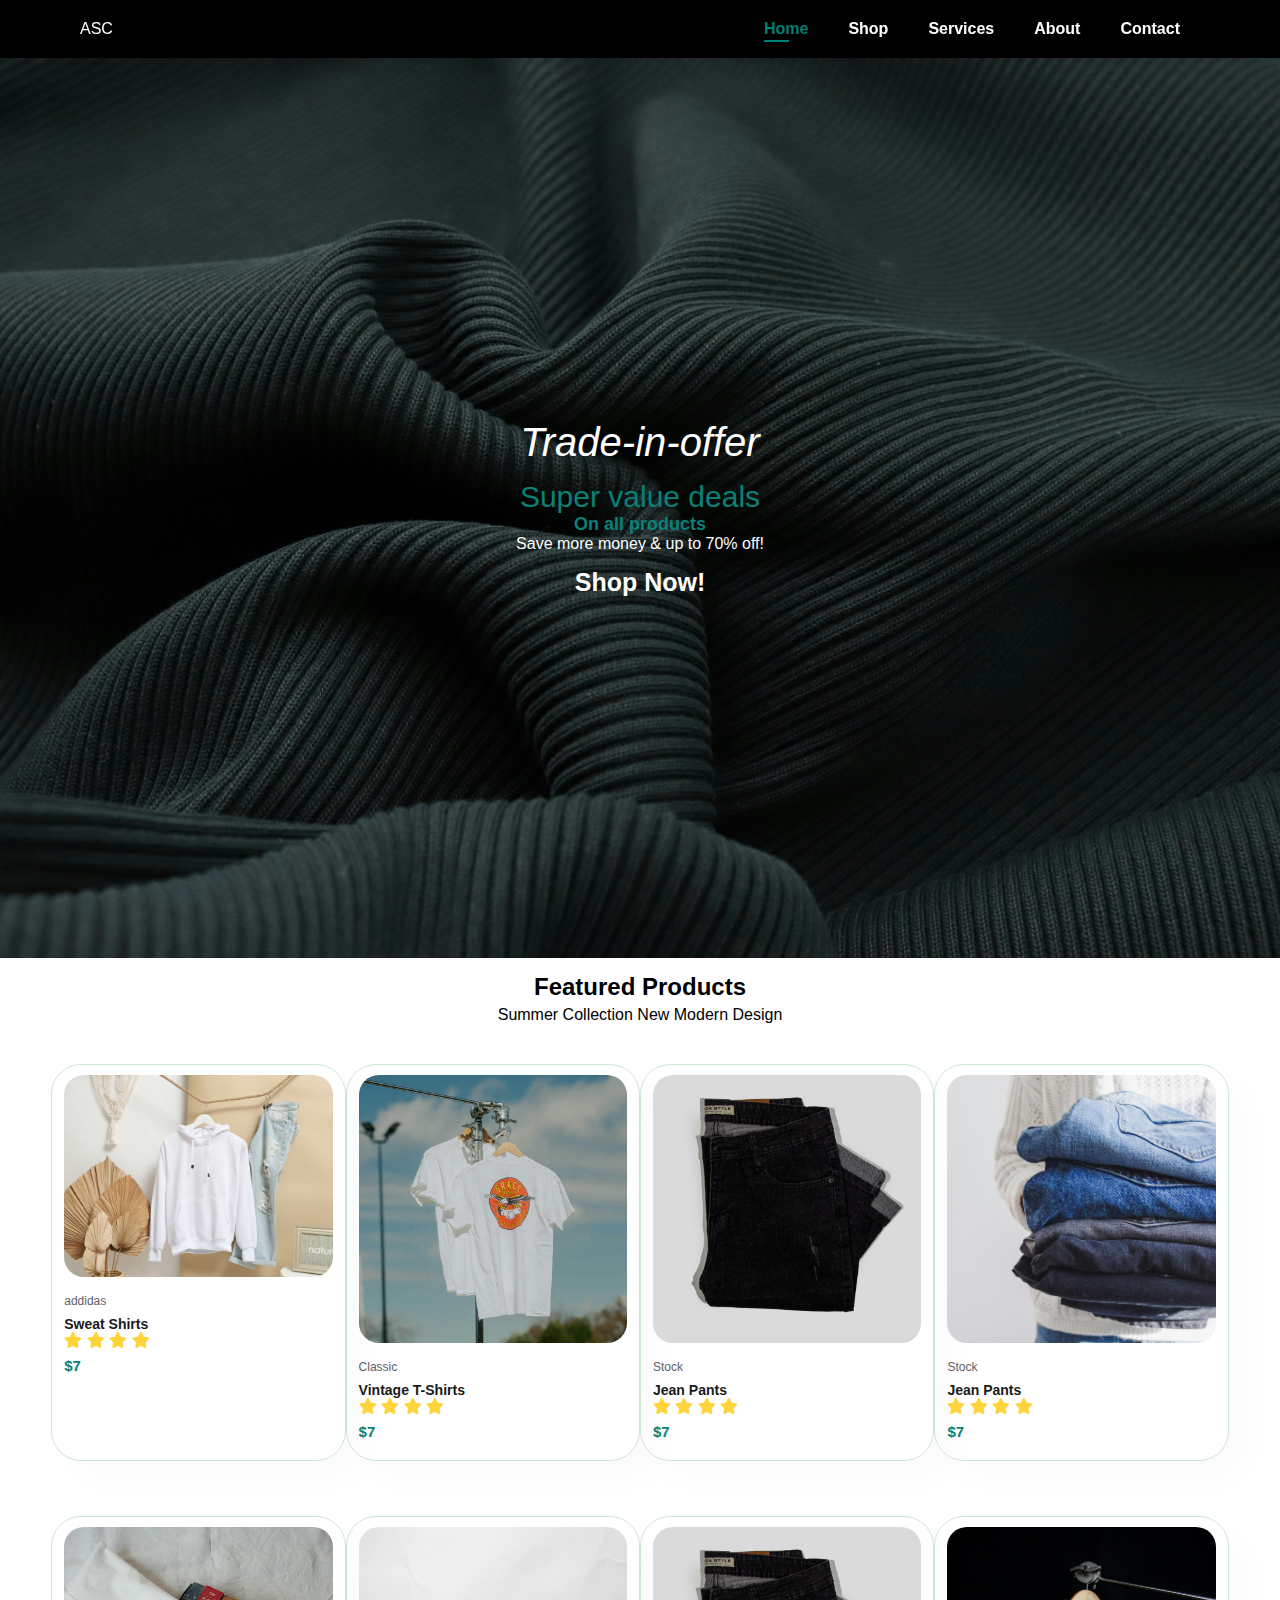
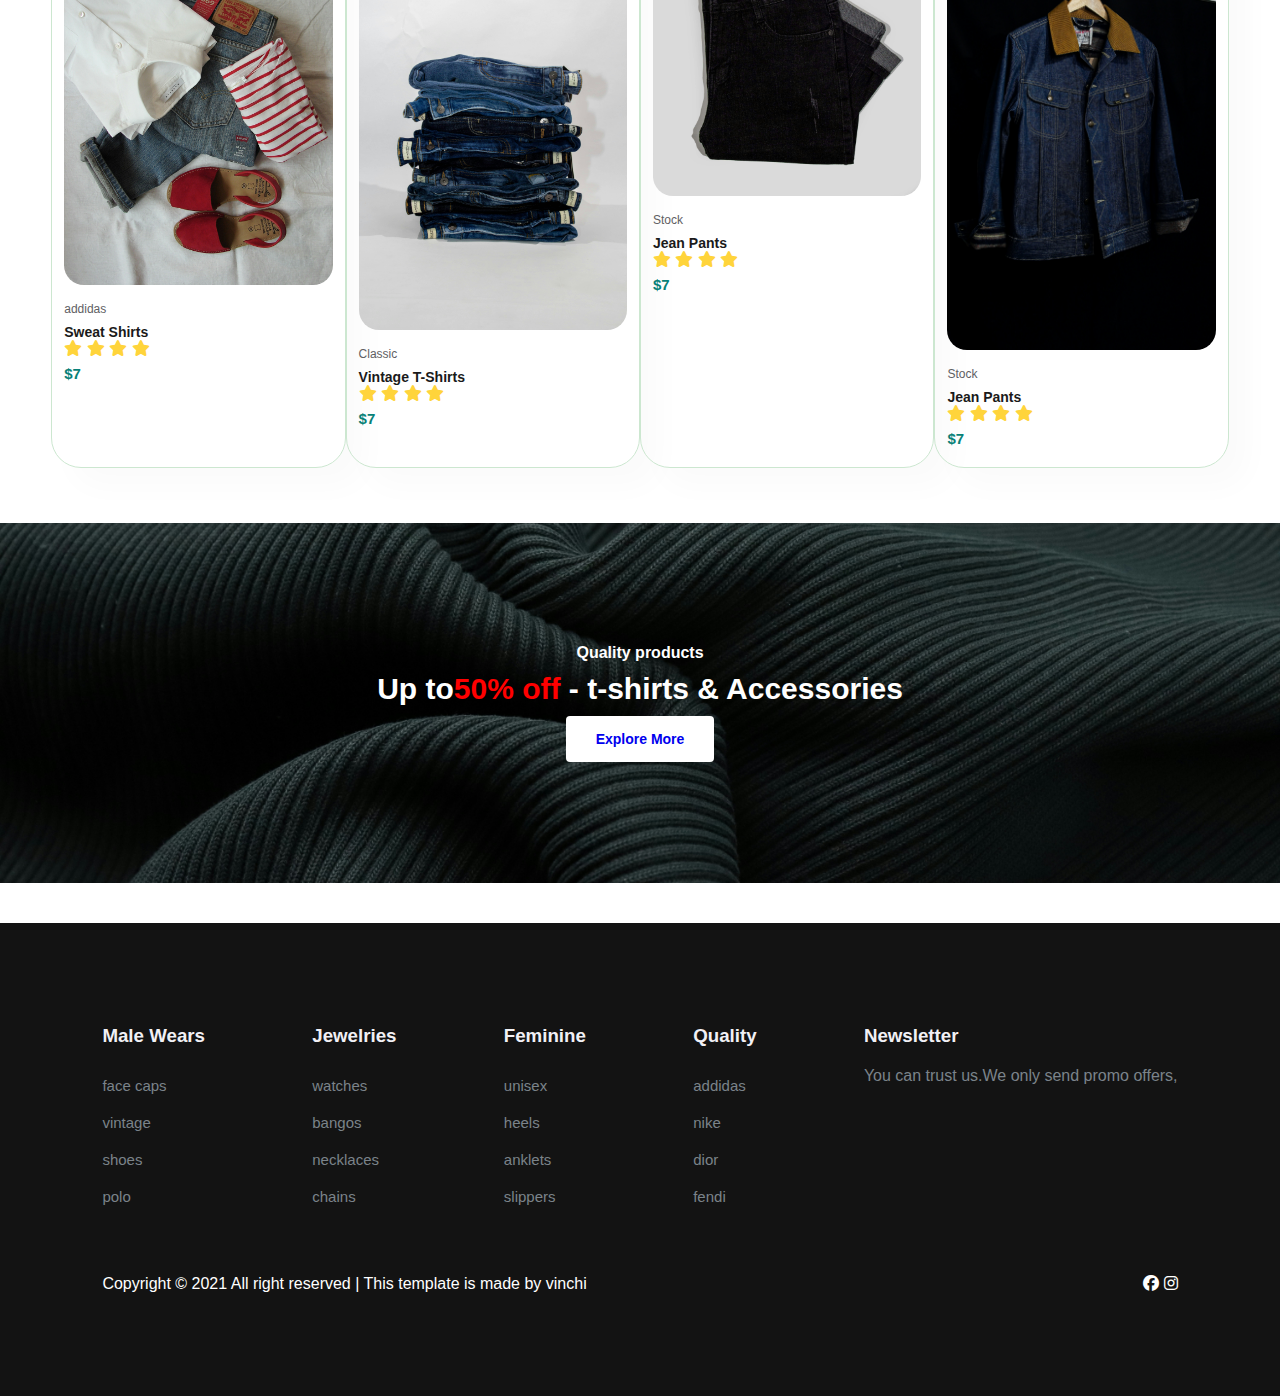
<file: index.html>
<!DOCTYPE html>
<html lang="en">
    <head>
        <meta charset="UTF-8">
        <meta http-equiv="X-UA-Compatible" content="IE=edge">
        <meta name="viewport" content="width=device-width, initial-scale=1.0">
        <link rel="stylesheet" href="fontawesome-free-6.7.2-web/fontawesome-free-6.7.2-web/css/all.min.css">
        <title>clothes business</title>
        <link rel="stylesheet" href="./css/style.css">
    </head>
    <body>
        <section id="header">
            <a href="#">ASC</a>

            <div>
                <ul id="navbar">
                    <li><a class="active" href="index.html">Home</a></li>
                    <li><a href="shop.html">Shop</a></li>
                    <li><a href="services.html">Services</a></li>
                    <li><a href="about.html">About</a></li>
                    <li><a href="contact.html">Contact</a></li>
                    
                </ul>
            </div>
            
            <div id="mobile">
                <i id="bar" class="fa-solid fa-bars"></i>
            </div>
            
        </section>
        


        <section id="hero">
            <h4>Trade-in-offer</h4>
            <h2>Super value deals</h2>
            <h1>On all products</h1>
            <p>Save more money & up to 70% off!</p>
            <h6>Shop Now!</h6>
        </section>

        <section id="product1" class="section-p1">
            <h2>Featured Products</h2>
            <P>Summer Collection New Modern Design</P>
            <div class="pro-container">
                <div class="pro">
                    <img src="images/mediamodifier-kJXGTOY1wLQ-unsplash.jpg" alt="">
                    <div class="des">
                        <span>addidas</span>
                        <h5>Sweat Shirts</h5>
                        <div class="star">
                            <i class="fa-solid fa-star" style="color: #FFD43B;"></i>
                            <i class="fa-solid fa-star" style="color: #FFD43B;"></i>
                            <i class="fa-solid fa-star" style="color: #FFD43B;"></i>
                            <i class="fa-solid fa-star" style="color: #FFD43B;"></i>
                        </div>
                        <h4>$7</h4>
                    </div>
                </div>
                <div class="pro">
                    <img src="images/keagan-henman-XYtuOYfIg_M-unsplash.jpg" alt="">
                    <div class="des">
                        <span>Classic</span>
                        <h5>Vintage T-Shirts</h5>
                        <div class="star">
                            <i class="fa-solid fa-star" style="color: #FFD43B;"></i>
                            <i class="fa-solid fa-star" style="color: #FFD43B;"></i>
                            <i class="fa-solid fa-star" style="color: #FFD43B;"></i>
                            <i class="fa-solid fa-star" style="color: #FFD43B;"></i>
                        </div>
                        <h4>$7</h4>
                    </div>
                </div>
                <div class="pro">
                    <img src="images/tuananh-blue-MmwrZZy7WtM-unsplash.jpg" alt="">
                    <div class="des">
                        <span>Stock</span>
                        <h5>Jean Pants</h5>
                        <div class="star">
                            <i class="fa-solid fa-star" style="color: #FFD43B;"></i>
                            <i class="fa-solid fa-star" style="color: #FFD43B;"></i>
                            <i class="fa-solid fa-star" style="color: #FFD43B;"></i>
                            <i class="fa-solid fa-star" style="color: #FFD43B;"></i>
                        </div>
                        <h4>$7</h4>
                    </div>
                </div>
                <div class="pro">
                    <img src="images/maude-frederique-lavoie-EDSTj4kCUcw-unsplash.jpg" alt="">
                    <div class="des">
                        <span>Stock</span>
                        <h5>Jean Pants</h5>
                        <div class="star">
                            <i class="fa-solid fa-star" style="color: #FFD43B;"></i>
                            <i class="fa-solid fa-star" style="color: #FFD43B;"></i>
                            <i class="fa-solid fa-star" style="color: #FFD43B;"></i>
                            <i class="fa-solid fa-star" style="color: #FFD43B;"></i>
                        </div>
                        <h4>$7</h4>
                    </div>
                </div>
                
            </div>
            <div class="pro-container">
                <div class="pro">
                    <img src="images/junko-nakase-Q-72wa9-7Dg-unsplash.jpg" alt="">
                    <div class="des">
                        <span>addidas</span>
                        <h5>Sweat Shirts</h5>
                        <div class="star">
                            <i class="fa-solid fa-star" style="color: #FFD43B;"></i>
                            <i class="fa-solid fa-star" style="color: #FFD43B;"></i>
                            <i class="fa-solid fa-star" style="color: #FFD43B;"></i>
                            <i class="fa-solid fa-star" style="color: #FFD43B;"></i>
                        </div>
                        <h4>$7</h4>
                    </div>
                </div>
                <div class="pro">
                    <img src="images/tuananh-blue-fB9Ex6Q5L_g-unsplash.jpg" alt="">
                    <div class="des">
                        <span>Classic</span>
                        <h5>Vintage T-Shirts</h5>
                        <div class="star">
                            <i class="fa-solid fa-star" style="color: #FFD43B;"></i>
                            <i class="fa-solid fa-star" style="color: #FFD43B;"></i>
                            <i class="fa-solid fa-star" style="color: #FFD43B;"></i>
                            <i class="fa-solid fa-star" style="color: #FFD43B;"></i>
                        </div>
                        <h4>$7</h4>
                    </div>
                </div>
                <div class="pro">
                    <img src="images/tuananh-blue-MmwrZZy7WtM-unsplash.jpg" alt="">
                    <div class="des">
                        <span>Stock</span>
                        <h5>Jean Pants</h5>
                        <div class="star">
                            <i class="fa-solid fa-star" style="color: #FFD43B;"></i>
                            <i class="fa-solid fa-star" style="color: #FFD43B;"></i>
                            <i class="fa-solid fa-star" style="color: #FFD43B;"></i>
                            <i class="fa-solid fa-star" style="color: #FFD43B;"></i>
                        </div>
                        <h4>$7</h4>
                    </div>
                </div>
                <div class="pro">
                    <img src="images/caio-coelho-QRN47la37gw-unsplash.jpg" alt="">
                    <div class="des">
                        <span>Stock</span>
                        <h5>Jean Pants</h5>
                        <div class="star">
                            <i class="fa-solid fa-star" style="color: #FFD43B;"></i>
                            <i class="fa-solid fa-star" style="color: #FFD43B;"></i>
                            <i class="fa-solid fa-star" style="color: #FFD43B;"></i>
                            <i class="fa-solid fa-star" style="color: #FFD43B;"></i>
                        </div>
                        <h4>$7</h4>
                    </div>
                </div>
                
            </div>

        </section>

        <section id="banner" class="section-m1">
            <h4>Quality products</h4>
            <h2>Up to<span>50% off </span> - t-shirts & Accessories</h2>
            <button class="normal"><a href="shop.html">Explore More</a></button>
        </section>



        <footer>
            <div class="footer-col">
                <h3>Male Wears</h3>
                <li>face caps</li>
                <li>vintage</li>
                <li>shoes</li>
                <li>polo</li>
            </div>
            <div class="footer-col">
                <h3>Jewelries</h3>
                <li>watches</li>
                <li>bangos</li>
                <li>necklaces</li>
                <li>chains</li>
            </div>
            <div class="footer-col">
                <h3>Feminine</h3>
                <li>unisex</li>
                <li>heels</li>
                <li>anklets</li>
                <li>slippers</li>
            </div>
            <div class="footer-col">
                <h3>Quality</h3>
                <li>addidas</li>
                <li>nike</li>
                <li>dior</li>
                <li>fendi</li>
            </div>
            <div class="footer-col">
                <h3>Newsletter</h3>
                <p>You can trust us.We only send promo offers,</p>
            </div>
            <div class="copyright">
                <p>Copyright &copy; 2021 All right reserved | This template is made by vinchi</p>
                <div class="pro-links">
                <i class="fa-brands fa-facebook" ></i>
                <i class="fa-brands fa-instagram" ></i>

                </div>
            </div>
        </footer>

        <script src="script.js"></script>
    </body>
</html>
</file>
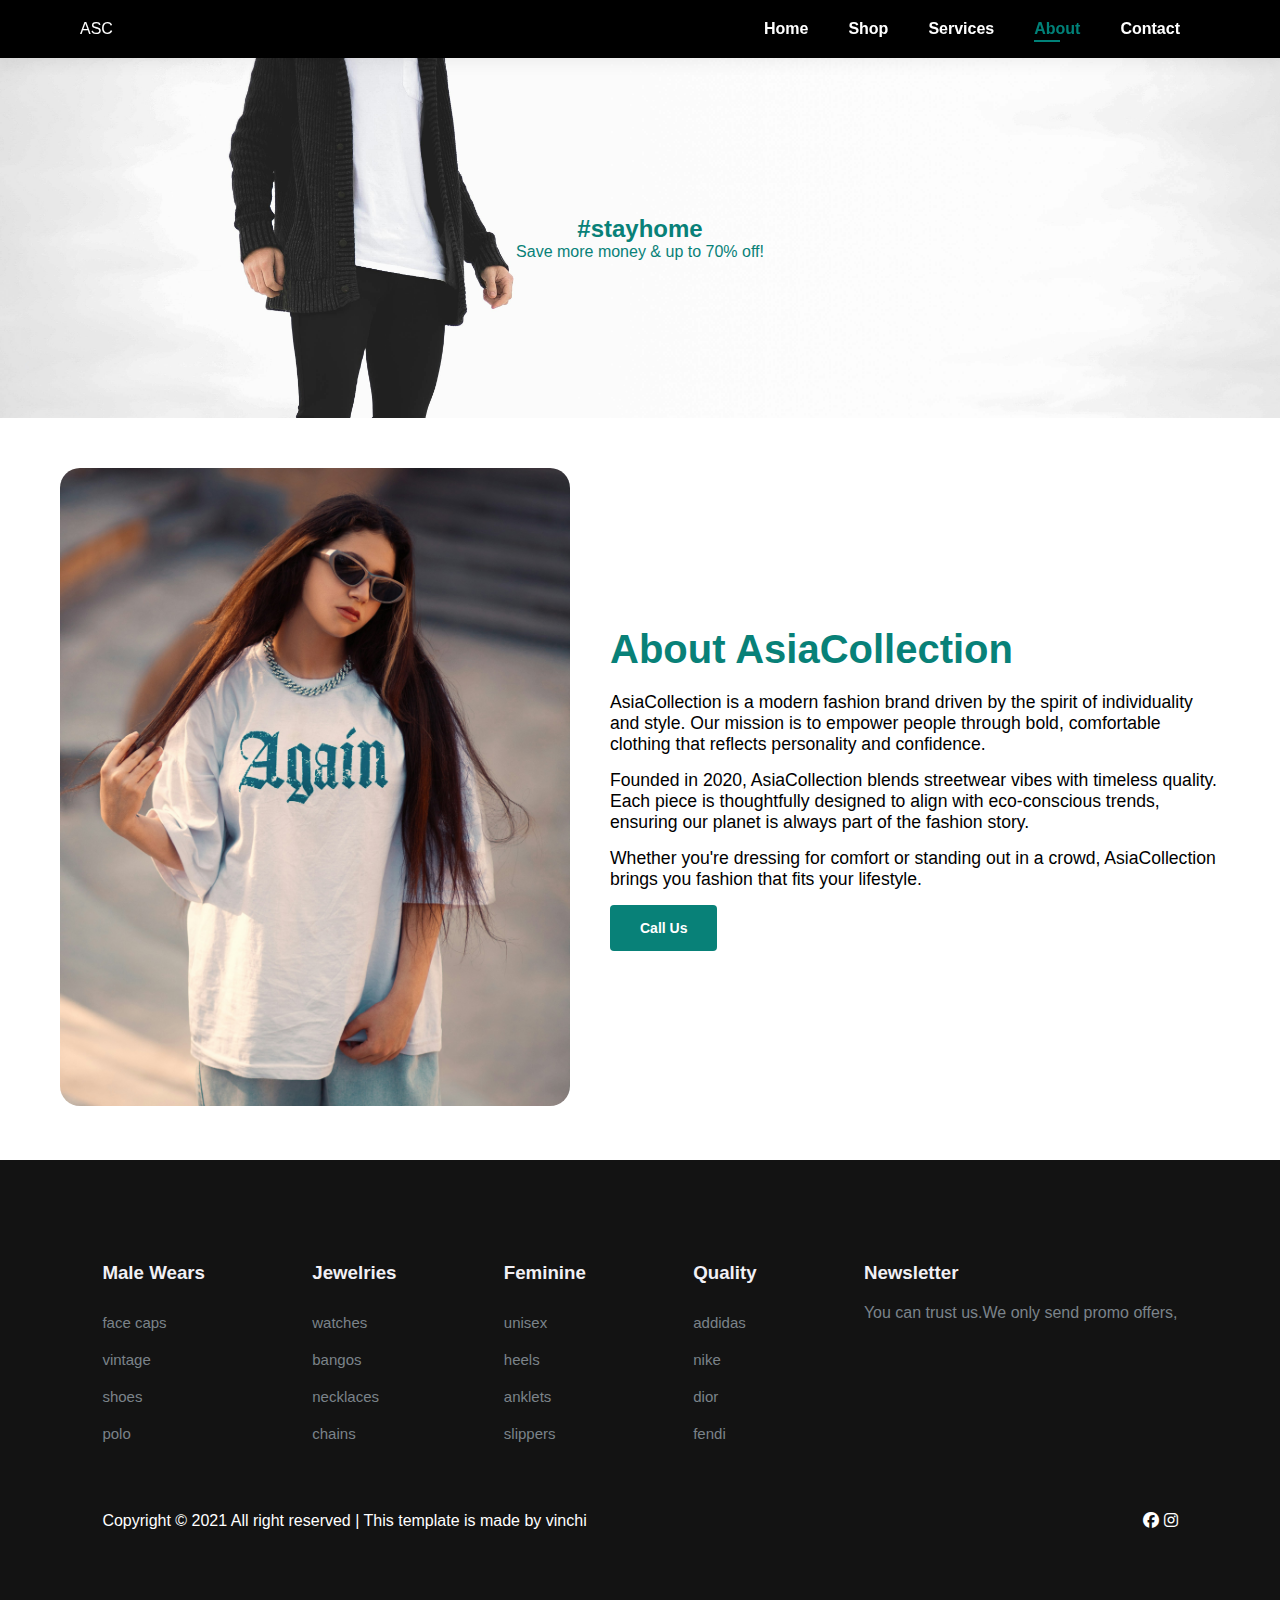
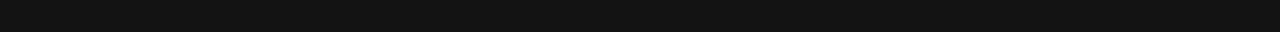
<file: about.html>
<!DOCTYPE html>
<html lang="en">
    <head>
        <meta charset="UTF-8">
        <meta http-equiv="X-UA-Compatible" content="IE=edge">
        <meta name="viewport" content="width=device-width, initial-scale=1.0">
        <link rel="stylesheet" href="fontawesome-free-6.7.2-web/fontawesome-free-6.7.2-web/css/all.min.css">
        <title>clothes business</title>
        <link rel="stylesheet" href="./css/style.css">
    </head>
    <body>
        <section id="header">
            <a href="#">ASC</a>

            <div>
                <ul id="navbar">
                    <li><a href="index.html">Home</a></li>
                    <li><a href="shop.html">Shop</a></li>
                    <li><a href="services.html">Services</a></li>
                    <li><a class="active" href="about.html">About</a></li>
                    <li><a href="contact.html">Contact</a></li>
                    
                </ul>
            </div>
            
            <div id="mobile">
                <i id="bar" class="fa-solid fa-bars"></i>
            </div>
        </section>


        <section id="about-header">
            
            <h2>#stayhome</h2>
            
            <p>Save more money & up to 70% off!</p>
            
        </section>


        <section class="about-container">
            <div class="about-image">
                <img src="images/hamid-mohammadi-OzwW3yKUG-g-unsplash.jpg" alt="About UrbanWear">
            </div>
            <div class="about-text">
                <h1>About AsiaCollection</h1>
                <p>
                AsiaCollection is a modern fashion brand driven by the spirit of individuality and style. 
                Our mission is to empower people through bold, comfortable clothing that reflects personality and confidence.
                </p>
                <p>
                Founded in 2020, AsiaCollection blends streetwear vibes with timeless quality. 
                Each piece is thoughtfully designed to align with eco-conscious trends, ensuring our planet is always part of the fashion story.
                </p>
                <p>
                Whether you're dressing for comfort or standing out in a crowd, AsiaCollection brings you fashion that fits your lifestyle.
                </p>

                <button class="abt-btn"><a href="tel:+2349032129307">Call Us</a></button>
        
            </div>
        </section>



        <footer>
            <div class="footer-col">
                <h3>Male Wears</h3>
                <li>face caps</li>
                <li>vintage</li>
                <li>shoes</li>
                <li>polo</li>
            </div>
            <div class="footer-col">
                <h3>Jewelries</h3>
                <li>watches</li>
                <li>bangos</li>
                <li>necklaces</li>
                <li>chains</li>
            </div>
            <div class="footer-col">
                <h3>Feminine</h3>
                <li>unisex</li>
                <li>heels</li>
                <li>anklets</li>
                <li>slippers</li>
            </div>
            <div class="footer-col">
                <h3>Quality</h3>
                <li>addidas</li>
                <li>nike</li>
                <li>dior</li>
                <li>fendi</li>
            </div>
            <div class="footer-col">
                <h3>Newsletter</h3>
                <p>You can trust us.We only send promo offers,</p>
            </div>
            <div class="copyright">
                <p>Copyright &copy; 2021 All right reserved | This template is made by vinchi</p>
                <div class="pro-links">
                <i class="fa-brands fa-facebook" ></i>
                <i class="fa-brands fa-instagram" ></i>

                </div>
            </div>
        </footer>

        
        <script src="script.js"></script>
    </body>
</html>
</file>
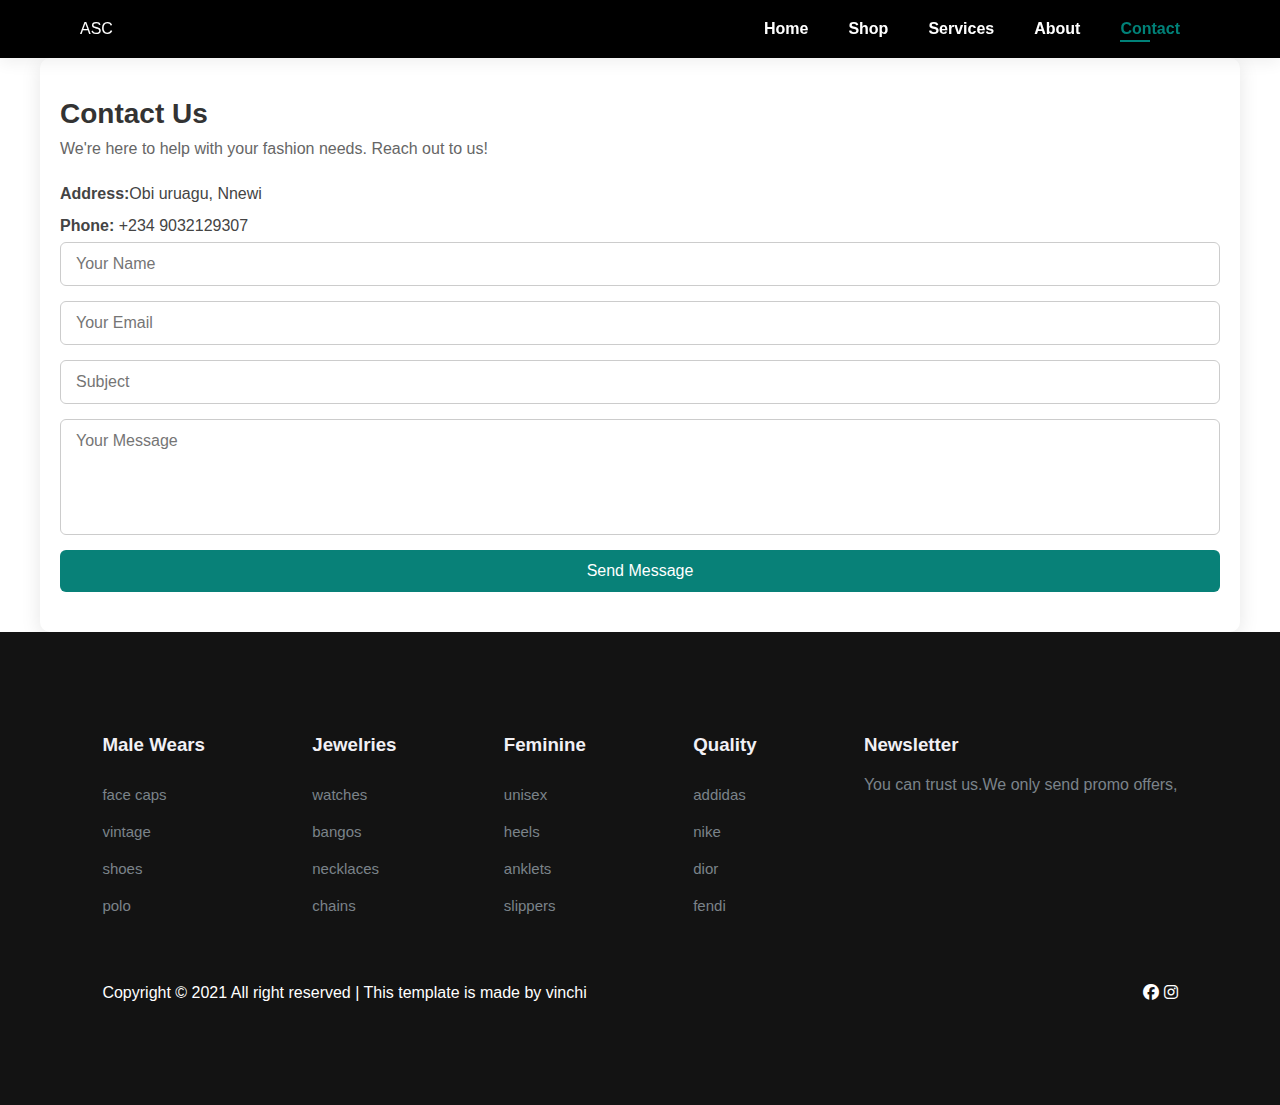
<file: contact.html>
<!DOCTYPE html>
<html lang="en">
    <head>
        <meta charset="UTF-8">
        <meta http-equiv="X-UA-Compatible" content="IE=edge">
        <meta name="viewport" content="width=device-width, initial-scale=1.0">
        <link rel="stylesheet" href="fontawesome-free-6.7.2-web/fontawesome-free-6.7.2-web/css/all.min.css">
        <title>clothes business</title>
        <link rel="stylesheet" href="./css/style.css">
    </head>
    <body>
        <section id="header">
            <a href="#">ASC</a>

            <div>
                <ul id="navbar">
                    <li><a href="index.html">Home</a></li>
                    <li><a href="shop.html">Shop</a></li>
                    <li><a href="services.html">Services</a></li>
                    <li><a href="about.html">About</a></li>
                    <li><a class="active" href="contact.html">Contact</a></li>
                    
                </ul>
            </div>

            <div id="mobile">
                <i id="bar" class="fa-solid fa-bars"></i>
            </div>
        </section>

        <section class="contact-section">
            <div class="contact-container">
                <div class="contact-info">
                    <h2>Contact Us</h2>
                    <p>We're here to help with your fashion needs. Reach out to us!</p>
                    <ul>
                        <li><strong>Address:</strong>Obi uruagu, Nnewi</li>
                        <li><strong>Phone:</strong> +234 9032129307</li>
                    </ul>


                    <div class="contact-form">
                        <form action="#" method="post">
                            <input type="text" name="name" placeholder="Your Name" required />
                            <input type="email" name="email" placeholder="Your Email" required />
                            <input type="text" name="subject" placeholder="Subject" required />
                            <textarea name="message" rows="5" placeholder="Your Message" required></textarea>
                            <button type="submit">Send Message</button>
                        </form>
                    </div>
                </div>
            </section>
        </div>

        <footer>
            <div class="footer-col">
                <h3>Male Wears</h3>
                <li>face caps</li>
                <li>vintage</li>
                <li>shoes</li>
                <li>polo</li>
            </div>
            <div class="footer-col">
                <h3>Jewelries</h3>
                <li>watches</li>
                <li>bangos</li>
                <li>necklaces</li>
                <li>chains</li>
            </div>
            <div class="footer-col">
                <h3>Feminine</h3>
                <li>unisex</li>
                <li>heels</li>
                <li>anklets</li>
                <li>slippers</li>
            </div>
            <div class="footer-col">
                <h3>Quality</h3>
                <li>addidas</li>
                <li>nike</li>
                <li>dior</li>
                <li>fendi</li>
            </div>
            <div class="footer-col">
                <h3>Newsletter</h3>
                <p>You can trust us.We only send promo offers,</p>
            </div>
            <div class="copyright">
                <p>Copyright &copy; 2021 All right reserved | This template is made by vinchi</p>
                <div class="pro-links">
                <i class="fa-brands fa-facebook" ></i>
                <i class="fa-brands fa-instagram" ></i>

                </div>
            </div>
        </footer>

        <script src="script.js"></script>
    </body>
    
</html>
</file>
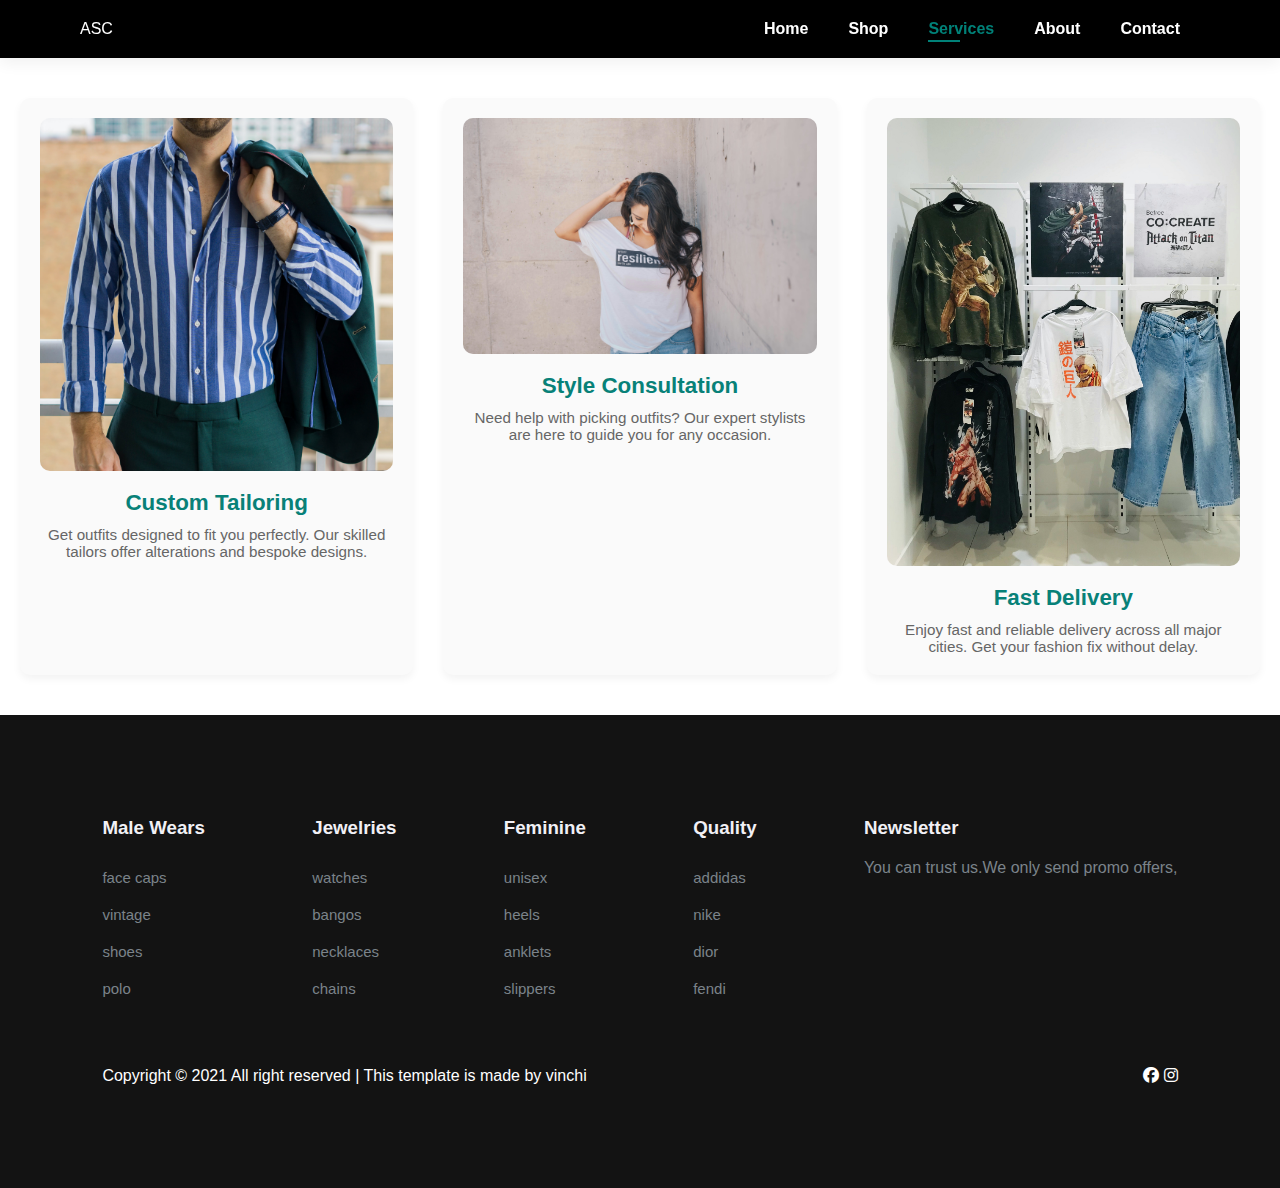
<file: services.html>
<!DOCTYPE html>
<html lang="en">
    <head>
        <meta charset="UTF-8">
        <meta http-equiv="X-UA-Compatible" content="IE=edge">
        <meta name="viewport" content="width=device-width, initial-scale=1.0">
        <link rel="stylesheet" href="fontawesome-free-6.7.2-web/fontawesome-free-6.7.2-web/css/all.min.css">
        <title>clothes business</title>
        <link rel="stylesheet" href="./css/style.css">
    </head>
    <body>
        <section id="header">
            <a href="#">ASC</a>

            <div>
                <ul id="navbar">
                    <li><a href="index.html">Home</a></li>
                    <li><a href="shop.html">Shop</a></li>
                    <li><a class="active" href="services.html">Services</a></li>
                    <li><a href="about.html">About</a></li>
                    <li><a href="contact.html">Contact</a></li>
                    
                </ul>
            </div>

            <div id="mobile">
                <i id="bar" class="fa-solid fa-bars"></i>
            </div>

        </section>
        
        <section class="services">
            <div class="service-card">
                <img src="images/benjamin-r-o69ZvcBJqcI-unsplash.jpg" alt="Tailoring Service">
                <h2>Custom Tailoring</h2>
                <p>Get outfits designed to fit you perfectly. Our skilled tailors offer alterations and bespoke designs.</p>
            </div>

            <div class="service-card">
                <img src="images/drop-the-label-movement-krv8DRtTSoY-unsplash.jpg" alt="Style Consultation">
                <h2>Style Consultation</h2>
                <p>Need help with picking outfits? Our expert stylists are here to guide you for any occasion.</p>
            </div>

            <div class="service-card">
                <img src="images/artem-ka-shiqMpnZq3M-unsplash.jpg" alt="Delivery Service">
                <h2>Fast Delivery</h2>
                <p>Enjoy fast and reliable delivery across all major cities. Get your fashion fix without delay.</p>
            </div>
        </section>


        <footer>
            <div class="footer-col">
                <h3>Male Wears</h3>
                <li>face caps</li>
                <li>vintage</li>
                <li>shoes</li>
                <li>polo</li>
            </div>
            <div class="footer-col">
                <h3>Jewelries</h3>
                <li>watches</li>
                <li>bangos</li>
                <li>necklaces</li>
                <li>chains</li>
            </div>
            <div class="footer-col">
                <h3>Feminine</h3>
                <li>unisex</li>
                <li>heels</li>
                <li>anklets</li>
                <li>slippers</li>
            </div>
            <div class="footer-col">
                <h3>Quality</h3>
                <li>addidas</li>
                <li>nike</li>
                <li>dior</li>
                <li>fendi</li>
            </div>
            <div class="footer-col">
                <h3>Newsletter</h3>
                <p>You can trust us.We only send promo offers,</p>
            </div>
            <div class="copyright">
                <p>Copyright &copy; 2021 All right reserved | This template is made by vinchi</p>
                <div class="pro-links">
                <i class="fa-brands fa-facebook" ></i>
                <i class="fa-brands fa-instagram" ></i>

                </div>
            </div>
        </footer>
         
        <script src="script.js"></script>
    </body>
</html>
</file>
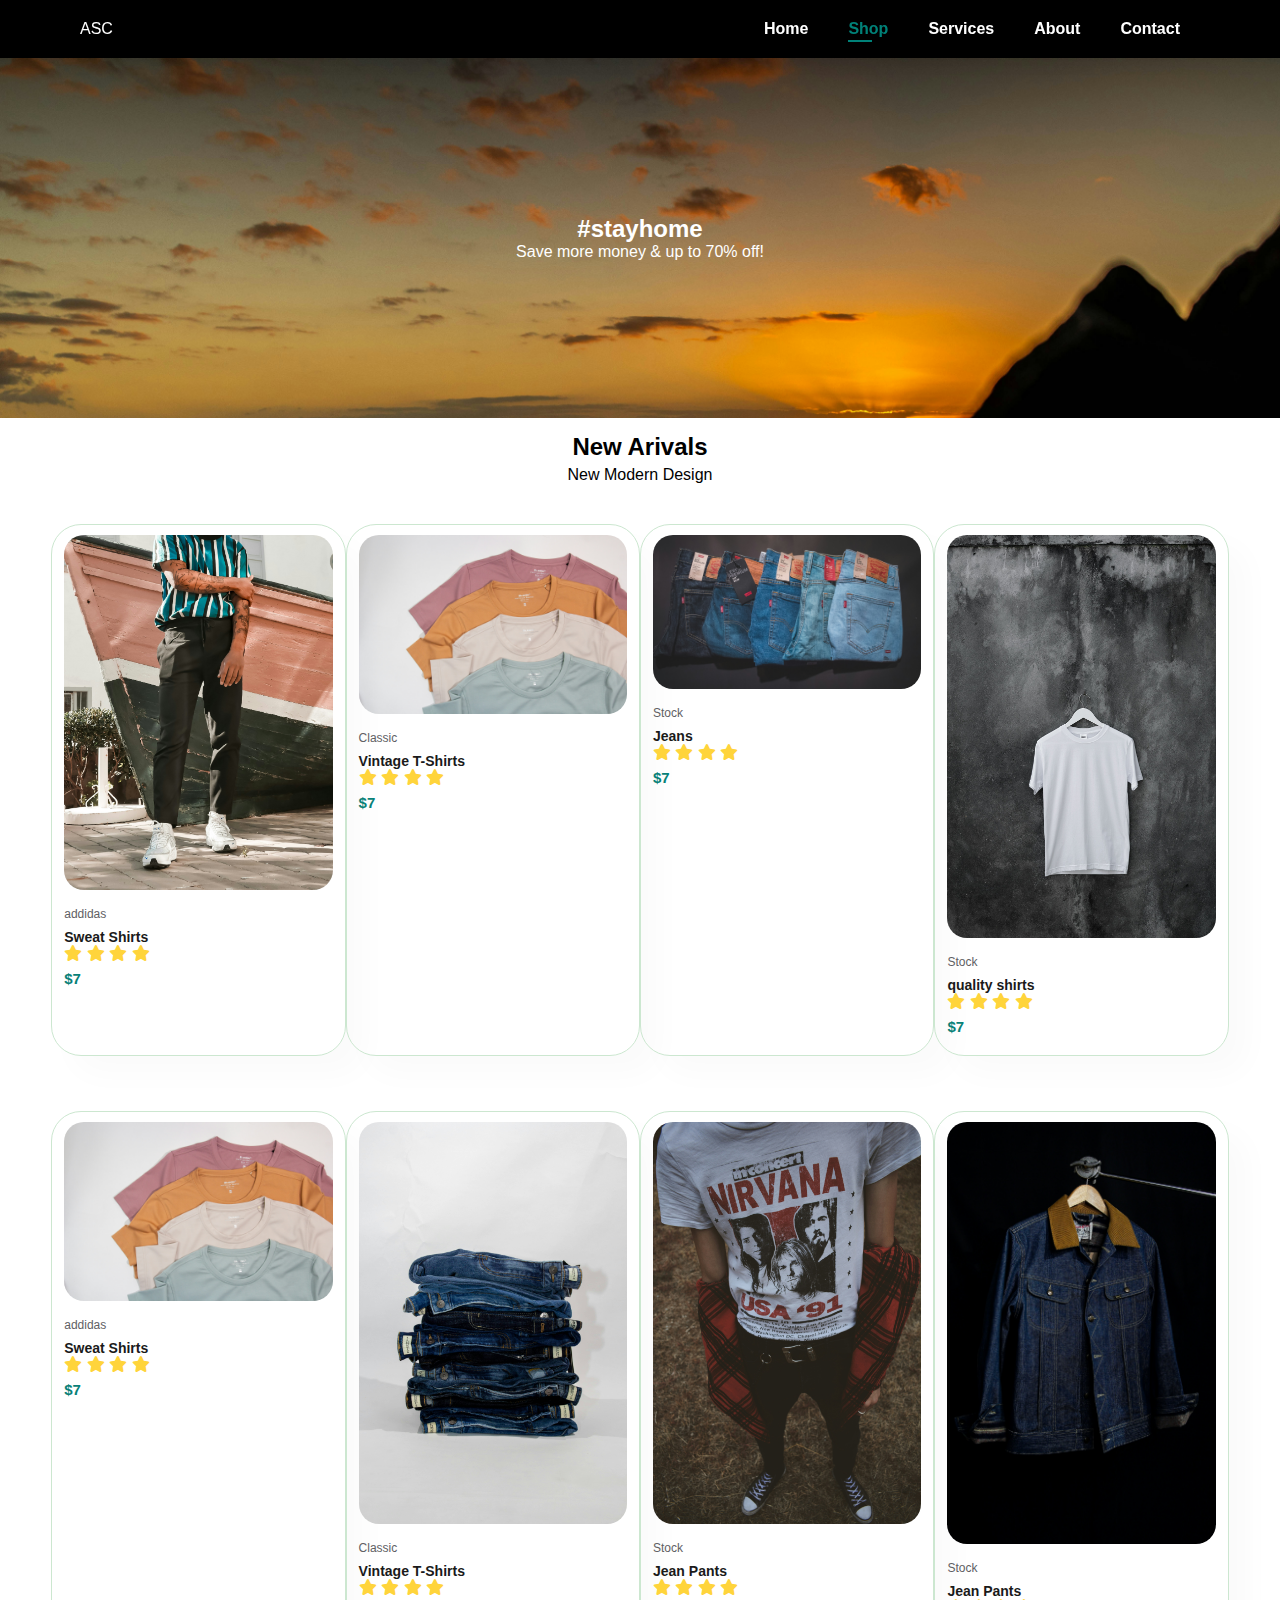
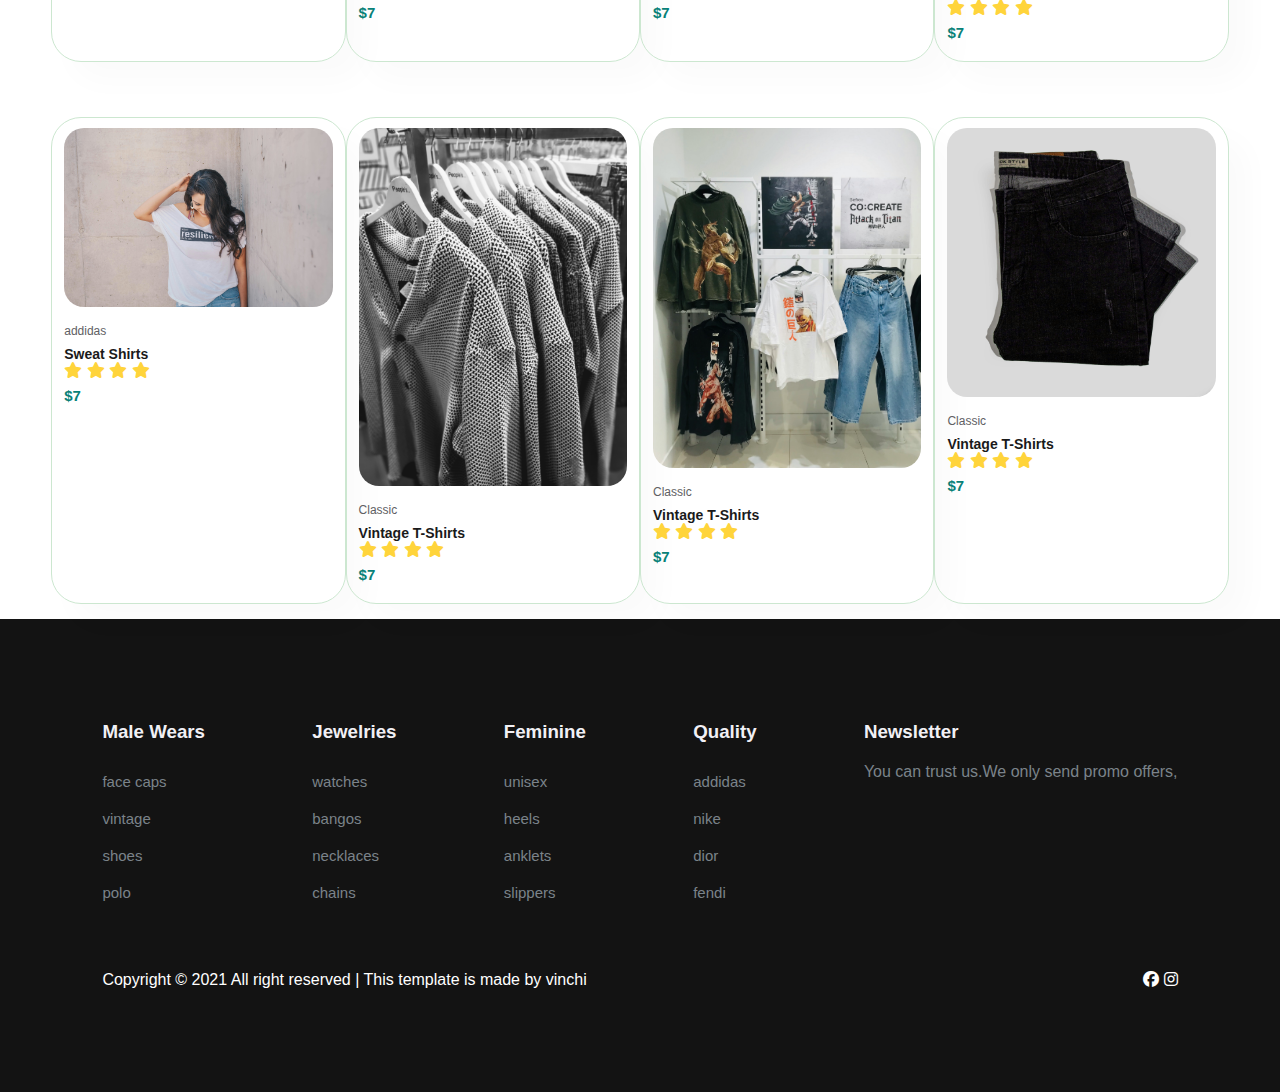
<file: shop.html>
<!DOCTYPE html>
<html lang="en">
    <head>
        <meta charset="UTF-8">
        <meta http-equiv="X-UA-Compatible" content="IE=edge">
        <meta name="viewport" content="width=device-width, initial-scale=1.0">
        <link rel="stylesheet" href="fontawesome-free-6.7.2-web/fontawesome-free-6.7.2-web/css/all.min.css">
        <title>clothes business</title>
        <link rel="stylesheet" href="./css/style.css">
    </head>
    <body>
        <section id="header">
            <a href="#">ASC</a>

            <div>
                <ul id="navbar">
                    <li><a href="index.html">Home</a></li>
                    <li><a class="active" href="shop.html">Shop</a></li>
                    <li><a href="services.html">Services</a></li>
                    <li><a href="about.html">About</a></li>
                    <li><a href="contact.html">Contact</a></li>
                    
                </ul>
            </div>
            <div id="mobile">
                <i id="bar" class="fa-solid fa-bars"></i>
            </div>
            
        </section>
        
        <section id="page-header">
            
            <h2>#stayhome</h2>
            
            <p>Save more money & up to 70% off!</p>
            
        </section>

        <section id="product1" class="section-p1">
            <h2>New Arivals</h2>
            <P>New Modern Design</P>
            <div class="pro-container">
                <div class="pro" onclick="window.location.href='sproduct.html';">
                    <img src="images/img-product.jpg.jpg" alt="">
                    <div class="des">
                        <span>addidas</span>
                        <h5>Sweat Shirts</h5>
                        <div class="star">
                            <i class="fa-solid fa-star" style="color: #FFD43B;"></i>
                            <i class="fa-solid fa-star" style="color: #FFD43B;"></i>
                            <i class="fa-solid fa-star" style="color: #FFD43B;"></i>
                            <i class="fa-solid fa-star" style="color: #FFD43B;"></i>
                        </div>
                        <h4>$7</h4>
                    </div>
                </div>
                <div class="pro" onclick="window.location.href='sproduct2.html';">
                    <img src="images/tuananh-blue-LsJOJARK1Jk-unsplash.jpg" alt="">
                    <div class="des">
                        <span>Classic</span>
                        <h5>Vintage T-Shirts</h5>
                        <div class="star">
                            <i class="fa-solid fa-star" style="color: #FFD43B;"></i>
                            <i class="fa-solid fa-star" style="color: #FFD43B;"></i>
                            <i class="fa-solid fa-star" style="color: #FFD43B;"></i>
                            <i class="fa-solid fa-star" style="color: #FFD43B;"></i>
                        </div>
                        <h4>$7</h4>
                    </div>
                </div>
                <div class="pro" onclick="window.location.href='sproduct3.html';">
                    <img src="images/eduardo-pastor-3oejsU5OQVk-unsplash.jpg" alt="">
                    <div class="des">
                        <span>Stock</span>
                        <h5>Jeans</h5>
                        <div class="star">
                            <i class="fa-solid fa-star" style="color: #FFD43B;"></i>
                            <i class="fa-solid fa-star" style="color: #FFD43B;"></i>
                            <i class="fa-solid fa-star" style="color: #FFD43B;"></i>
                            <i class="fa-solid fa-star" style="color: #FFD43B;"></i>
                        </div>
                        <h4>$7</h4>
                    </div>
                </div>
                <div class="pro" onclick="window.location.href='sproduct4.html';">
                    <img src="images/haryo-setyadi-acn5ERAeSb4-unsplash.jpg" alt="">
                    <div class="des">
                        <span>Stock</span>
                        <h5>quality shirts</h5>
                        <div class="star">
                            <i class="fa-solid fa-star" style="color: #FFD43B;"></i>
                            <i class="fa-solid fa-star" style="color: #FFD43B;"></i>
                            <i class="fa-solid fa-star" style="color: #FFD43B;"></i>
                            <i class="fa-solid fa-star" style="color: #FFD43B;"></i>
                        </div>
                        <h4>$7</h4>
                    </div>
                </div>
                
            </div>
            <div class="pro-container">
                <div class="pro" onclick="windows.location.href='sproduct2.html';">
                    <img src="images/tuananh-blue-LsJOJARK1Jk-unsplash.jpg" alt="">
                    <div class="des">
                        <span>addidas</span>
                        <h5>Sweat Shirts</h5>
                        <div class="star">
                            <i class="fa-solid fa-star" style="color: #FFD43B;"></i>
                            <i class="fa-solid fa-star" style="color: #FFD43B;"></i>
                            <i class="fa-solid fa-star" style="color: #FFD43B;"></i>
                            <i class="fa-solid fa-star" style="color: #FFD43B;"></i>
                        </div>
                        <h4>$7</h4>
                    </div>
                </div>
                <div class="pro">
                    <img src="images/tuananh-blue-fB9Ex6Q5L_g-unsplash.jpg" alt="">
                    <div class="des">
                        <span>Classic</span>
                        <h5>Vintage T-Shirts</h5>
                        <div class="star">
                            <i class="fa-solid fa-star" style="color: #FFD43B;"></i>
                            <i class="fa-solid fa-star" style="color: #FFD43B;"></i>
                            <i class="fa-solid fa-star" style="color: #FFD43B;"></i>
                            <i class="fa-solid fa-star" style="color: #FFD43B;"></i>
                        </div>
                        <h4>$7</h4>
                    </div>
                </div>
                <div class="pro">
                    <img src="images/panos-sakalakis-zm2AOFvnrFE-unsplash.jpg" alt="">
                    <div class="des">
                        <span>Stock</span>
                        <h5>Jean Pants</h5>
                        <div class="star">
                            <i class="fa-solid fa-star" style="color: #FFD43B;"></i>
                            <i class="fa-solid fa-star" style="color: #FFD43B;"></i>
                            <i class="fa-solid fa-star" style="color: #FFD43B;"></i>
                            <i class="fa-solid fa-star" style="color: #FFD43B;"></i>
                        </div>
                        <h4>$7</h4>
                    </div>
                </div>
                <div class="pro">
                    <img src="images/caio-coelho-QRN47la37gw-unsplash.jpg" alt="">
                    <div class="des">
                        <span>Stock</span>
                        <h5>Jean Pants</h5>
                        <div class="star">
                            <i class="fa-solid fa-star" style="color: #FFD43B;"></i>
                            <i class="fa-solid fa-star" style="color: #FFD43B;"></i>
                            <i class="fa-solid fa-star" style="color: #FFD43B;"></i>
                            <i class="fa-solid fa-star" style="color: #FFD43B;"></i>
                        </div>
                        <h4>$7</h4>
                    </div>
                </div>
                
            </div>
            <div class="pro-container">
                <div class="pro">
                    <img src="images/drop-the-label-movement-krv8DRtTSoY-unsplash.jpg" alt="">
                     <div class="des">
                        <span>addidas</span>
                        <h5>Sweat Shirts</h5>
                        <div class="star">
                            <i class="fa-solid fa-star" style="color: #FFD43B;"></i>
                            <i class="fa-solid fa-star" style="color: #FFD43B;"></i>
                            <i class="fa-solid fa-star" style="color: #FFD43B;"></i>
                            <i class="fa-solid fa-star" style="color: #FFD43B;"></i>
                        </div>
                        <h4>$7</h4>
                    </div>
                </div>
                <div class="pro">
                    <img src="images/terrence-see-cgLMfZopeEc-unsplash.jpg" alt="">
                    <div class="des">
                        <span>Classic</span>
                        <h5>Vintage T-Shirts</h5>
                        <div class="star">
                            <i class="fa-solid fa-star" style="color: #FFD43B;"></i>
                            <i class="fa-solid fa-star" style="color: #FFD43B;"></i>
                            <i class="fa-solid fa-star" style="color: #FFD43B;"></i>
                            <i class="fa-solid fa-star" style="color: #FFD43B;"></i>
                        </div>
                        <h4>$7</h4>
                    </div>
                </div>
                
                <div class="pro">
                    <img src="images/artem-ka-shiqMpnZq3M-unsplash.jpg" alt="">
                    <div class="des">
                        <span>Classic</span>
                        <h5>Vintage T-Shirts</h5>
                        <div class="star">
                            <i class="fa-solid fa-star" style="color: #FFD43B;"></i>
                            <i class="fa-solid fa-star" style="color: #FFD43B;"></i>
                            <i class="fa-solid fa-star" style="color: #FFD43B;"></i>
                            <i class="fa-solid fa-star" style="color: #FFD43B;"></i>
                        </div>
                        <h4>$7</h4>
                    </div>
                </div>
                <div class="pro">
                    <img src="images/tuananh-blue-MmwrZZy7WtM-unsplash.jpg" alt="">
                    <div class="des">
                        <span>Classic</span>
                        <h5>Vintage T-Shirts</h5>
                        <div class="star">
                            <i class="fa-solid fa-star" style="color: #FFD43B;"></i>
                            <i class="fa-solid fa-star" style="color: #FFD43B;"></i>
                            <i class="fa-solid fa-star" style="color: #FFD43B;"></i>
                            <i class="fa-solid fa-star" style="color: #FFD43B;"></i>
                        </div>
                        <h4>$7</h4>
                    </div>
                </div>

        </section>

       

        

        <footer>
            <div class="footer-col">
                <h3>Male Wears</h3>
                <li>face caps</li>
                <li>vintage</li>
                <li>shoes</li>
                <li>polo</li>
            </div>
            <div class="footer-col">
                <h3>Jewelries</h3>
                <li>watches</li>
                <li>bangos</li>
                <li>necklaces</li>
                <li>chains</li>
            </div>
            <div class="footer-col">
                <h3>Feminine</h3>
                <li>unisex</li>
                <li>heels</li>
                <li>anklets</li>
                <li>slippers</li>
            </div>
            <div class="footer-col">
                <h3>Quality</h3>
                <li>addidas</li>
                <li>nike</li>
                <li>dior</li>
                <li>fendi</li>
            </div>
            <div class="footer-col">
                <h3>Newsletter</h3>
                <p>You can trust us.We only send promo offers,</p>
            </div>
            <div class="copyright">
                <p>Copyright &copy; 2021 All right reserved | This template is made by vinchi</p>
                <div class="pro-links">
                <i class="fa-brands fa-facebook" ></i>
                <i class="fa-brands fa-instagram" ></i>

                </div>
            </div>
        </footer>

        <script src="script.js"></script>
    </body>
</html>
</file>
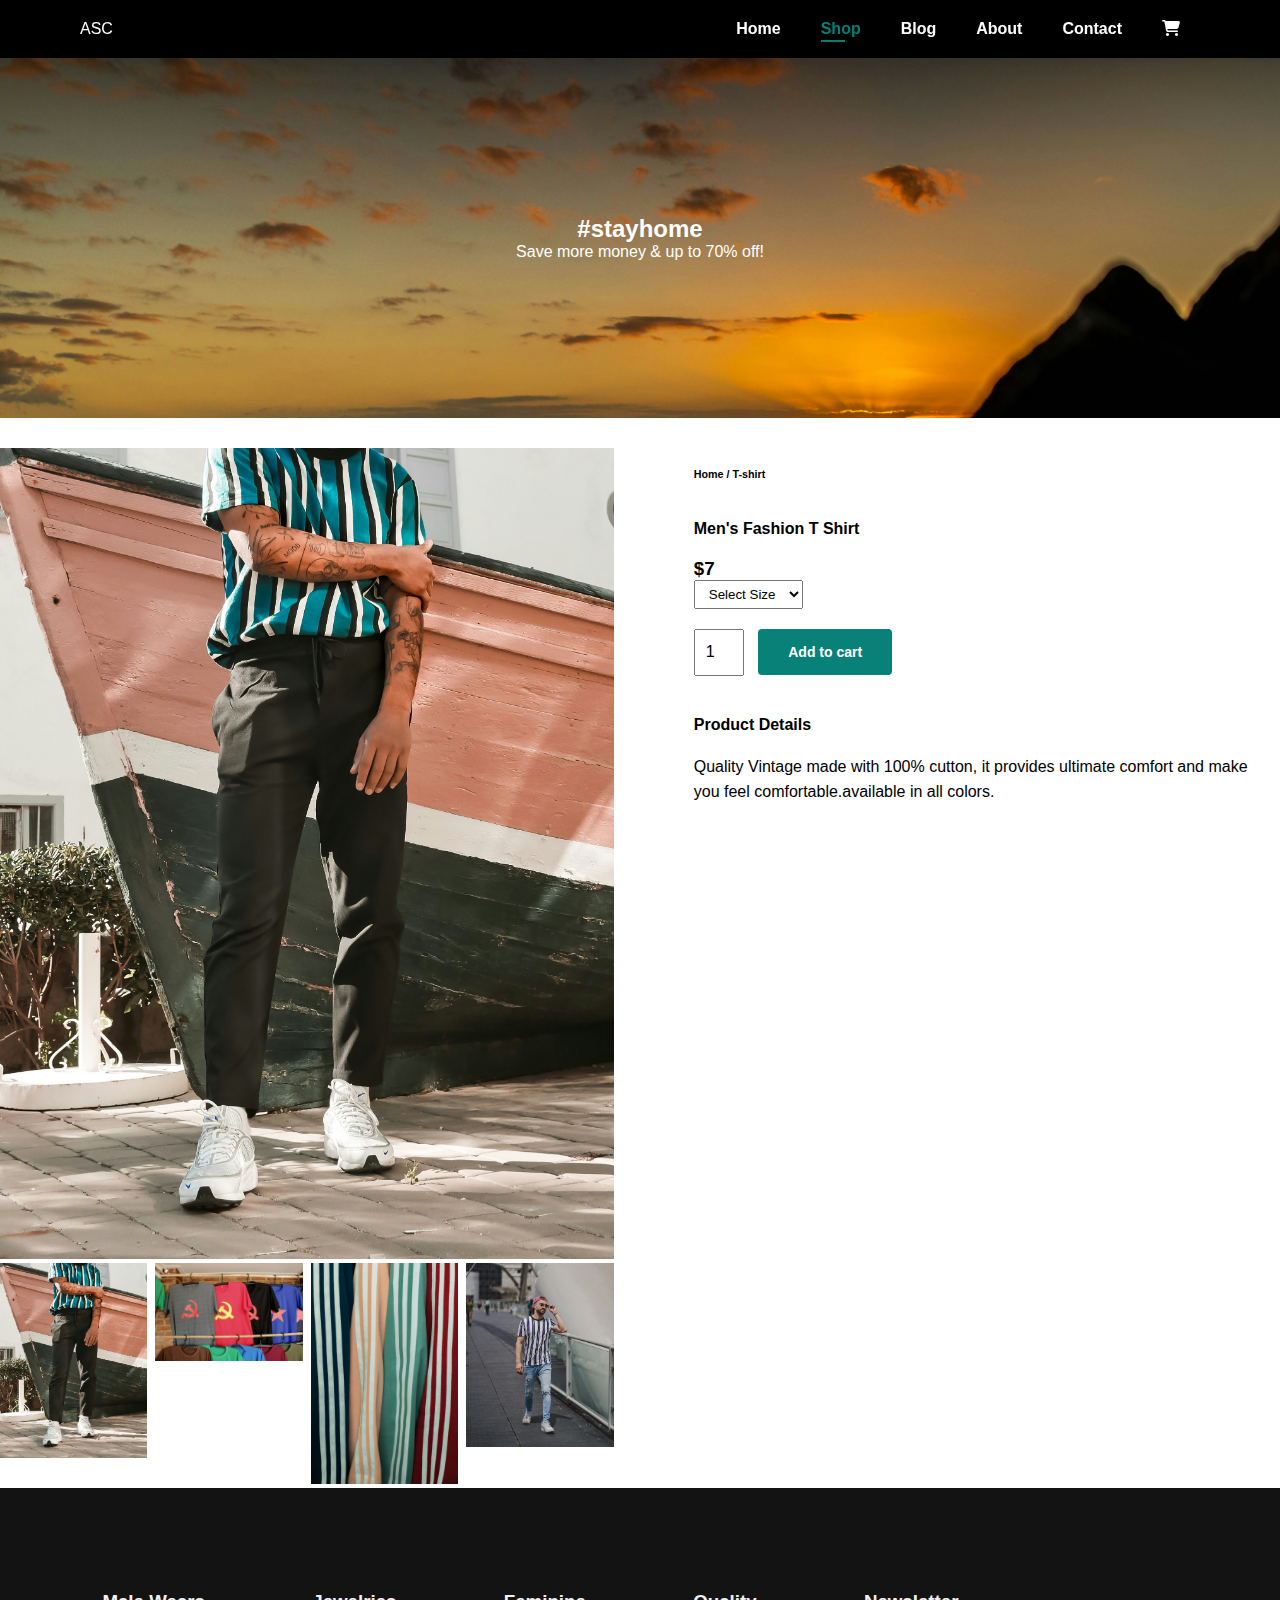
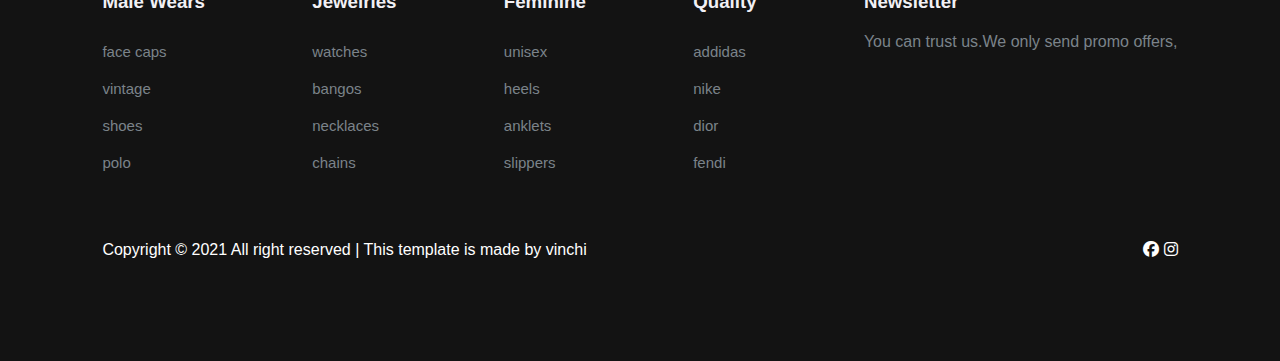
<file: sproduct.html>
<!DOCTYPE html>
<html lang="en">
    <head>
        <meta charset="UTF-8">
        <meta http-equiv="X-UA-Compatible" content="IE=edge">
        <meta name="viewport" content="width=device-width, initial-scale=1.0">
        <link rel="stylesheet" href="fontawesome-free-6.7.2-web/fontawesome-free-6.7.2-web/css/all.min.css">
        <title>clothes business</title>
        <link rel="stylesheet" href="./css/style.css">
    </head>
    <body>
        <section id="header">
            <a href="#">ASC</a>

            <div>
                <ul id="navbar">
                    <li><a href="index.html">Home</a></li>
                    <li><a class="active" href="shop.html">Shop</a></li>
                    <li><a href="blog.html">Blog</a></li>
                    <li><a href="about.html">About</a></li>
                    <li><a href="contact.html">Contact</a></li>
                    <li id="lg-bag"><a href="cart.html"><i class="fa-solid fa-cart-shopping"></i></a></li>
                    <a href="#" id="close"><i class="fa-solid fa-circle-xmark"></i></a>
                </ul>
            </div>
            <div id="mobile">
                <a href="cart.html"><i class="fa-solid fa-cart-shopping"></i></a>
                <i id="bar" class="fa-solid fa-bars"></i>
            </div>
            
        </section>
        
        <section id="page-header">
            
            <h2>#stayhome</h2>
            
            <p>Save more money & up to 70% off!</p>
            
        </section>

        <section id="prodetails" class="section-p1">

            <div class="single-pro-image">
                <img src="images/img-product.jpg.jpg" width="100%" id="MainImg" alt="">

                <div class="small-img-group">
                    <div class="small-img-col">
                        <img src="images/img-product.jpg.jpg" width="100%" class="small-img" alt="">
                    </div>
                    <div class="small-img-col">
                        <img src="images/adrian-fleur-VtDHsLWIl2o-unsplash.jpg" width="100%" class="small-img" alt="">
                    </div>
                    <div class="small-img-col">
                        <img src="images/filip-baotic-HjZ0qARrQDY-unsplash.jpg" width="100%" class="small-img" alt="">
                    </div>
                    <div class="small-img-col">
                        <img src="images/or-hakim-u1MHwuNEAeY-unsplash.jpg" width="100%" class="small-img" alt="">
                    </div>
                </div>
            </div>


            <div class="single-pro-details">
            <h6>Home / T-shirt</h6>
            <h4>Men's Fashion T Shirt</h4>
            <h3>$7</h3>
            <select>
                <option>Select Size</option>
                <option>XL</option>
                <option>XXL</option>
                <option>Small</option>
                <option>Large</option>
            </select>
            <input type="number" value="1">
            <button class="normal">Add to cart</button>
            <h4>Product Details</h4>
            <span>
                Quality Vintage made with 100% cutton,
                it provides ultimate comfort and make
                you feel comfortable.available in all colors. 
            </span>
            </div>



           

        </section>
        
        
        

        <footer>
            <div class="footer-col">
                <h3>Male Wears</h3>
                <li>face caps</li>
                <li>vintage</li>
                <li>shoes</li>
                <li>polo</li>
            </div>
            <div class="footer-col">
                <h3>Jewelries</h3>
                <li>watches</li>
                <li>bangos</li>
                <li>necklaces</li>
                <li>chains</li>
            </div>
            <div class="footer-col">
                <h3>Feminine</h3>
                <li>unisex</li>
                <li>heels</li>
                <li>anklets</li>
                <li>slippers</li>
            </div>
            <div class="footer-col">
                <h3>Quality</h3>
                <li>addidas</li>
                <li>nike</li>
                <li>dior</li>
                <li>fendi</li>
            </div>
            <div class="footer-col">
                <h3>Newsletter</h3>
                <p>You can trust us.We only send promo offers,</p>
            </div>
            <div class="copyright">
                <p>Copyright &copy; 2021 All right reserved | This template is made by vinchi</p>
                <div class="pro-links">
                <i class="fa-brands fa-facebook" ></i>
                <i class="fa-brands fa-instagram" ></i>

                </div>
            </div>
        </footer>

        <script>
            var MainImg = document.getElementById("MainImg");
            var smallimg = document.getElementsByClassName("small-img");

            smallimg[0].onclick = function(){
                MainImg.src = smallimg[0].src;
            }
            smallimg[1].onclick = function(){
                MainImg.src = smallimg[1].src;
            }
            smallimg[2].onclick = function(){
                MainImg.src = smallimg[2].src;
            }
            smallimg[3].onclick = function(){
                MainImg.src = smallimg[3].src;
            }
        </script>

        <script src="script.js"></script>
    </body>
</html>
</file>
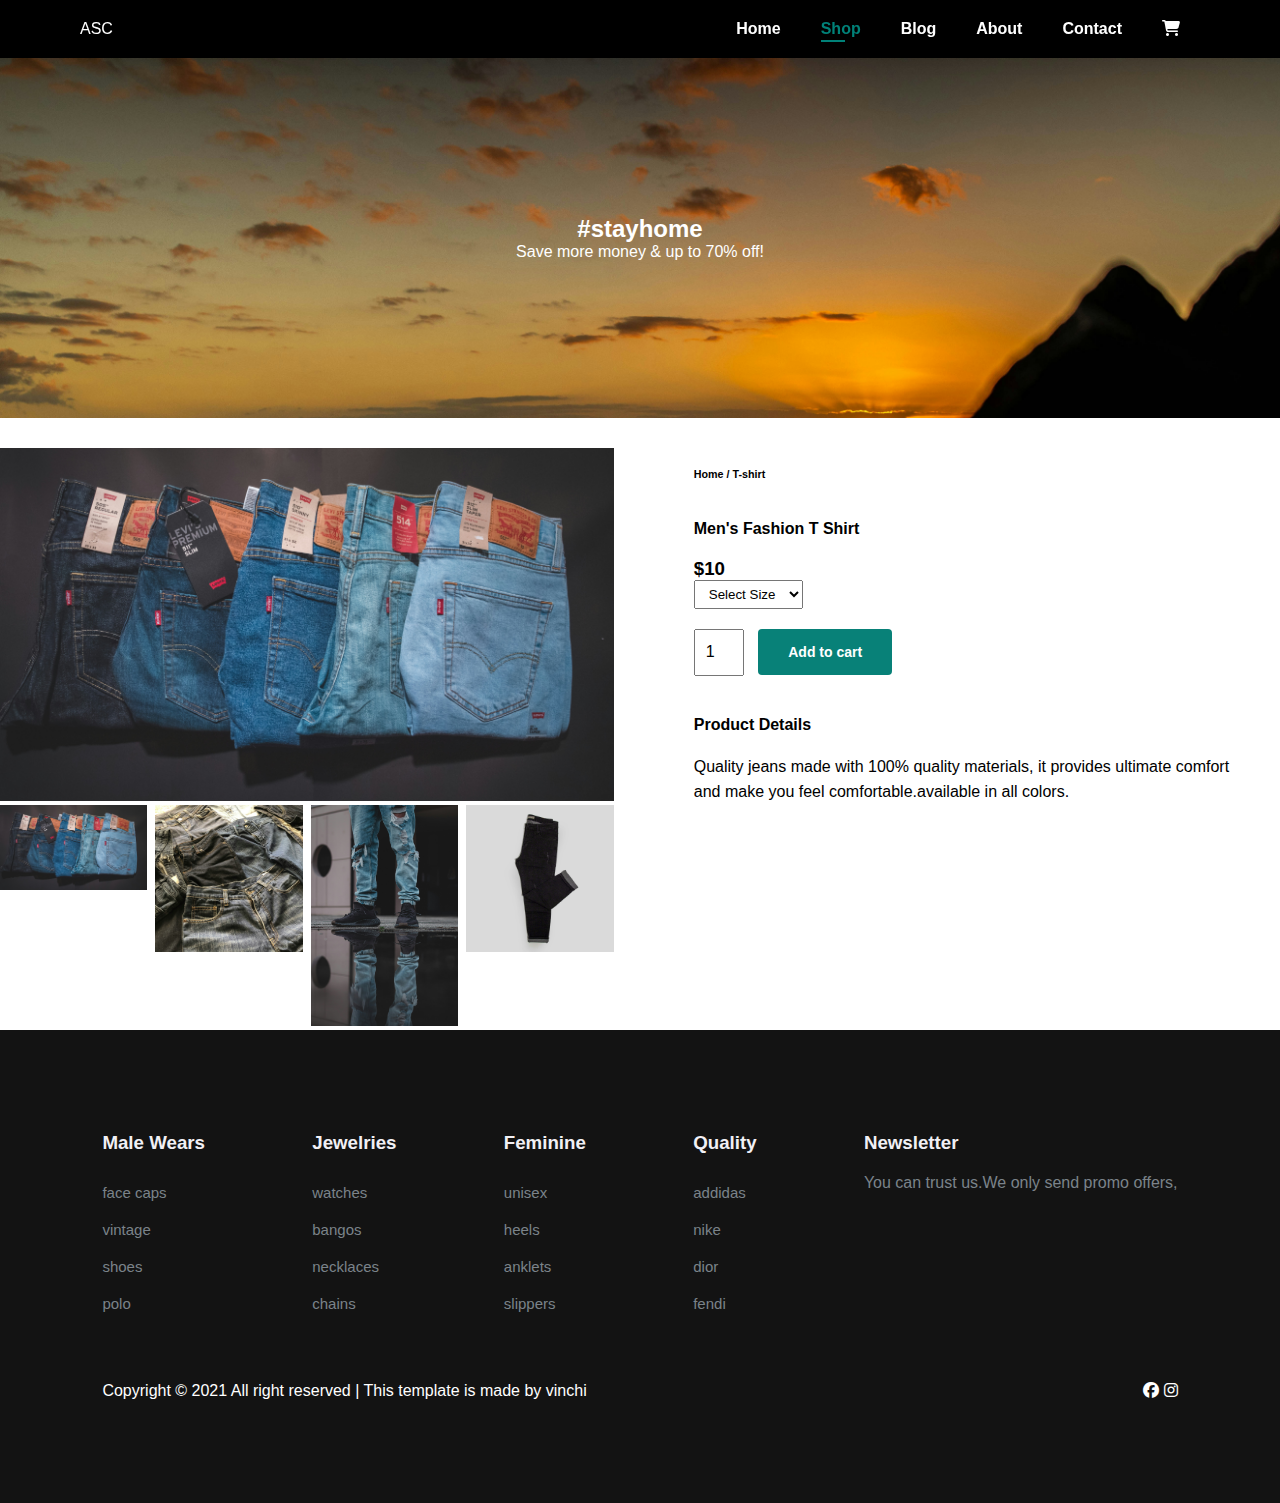
<file: sproduct3.html>
<!DOCTYPE html>
<html lang="en">
    <head>
        <meta charset="UTF-8">
        <meta http-equiv="X-UA-Compatible" content="IE=edge">
        <meta name="viewport" content="width=device-width, initial-scale=1.0">
        <link rel="stylesheet" href="fontawesome-free-6.7.2-web/fontawesome-free-6.7.2-web/css/all.min.css">
        <title>clothes business</title>
        <link rel="stylesheet" href="./css/style.css">
    </head>
    <body>
        <section id="header">
            <a href="#">ASC</a>

            <div>
                <ul id="navbar">
                    <li><a href="index.html">Home</a></li>
                    <li><a class="active" href="shop.html">Shop</a></li>
                    <li><a href="blog.html">Blog</a></li>
                    <li><a href="about.html">About</a></li>
                    <li><a href="contact.html">Contact</a></li>
                    <li id="lg-bag"><a href="cart.html"><i class="fa-solid fa-cart-shopping"></i></a></li>
                    <a href="#" id="close"><i class="fa-solid fa-circle-xmark"></i></a>
                </ul>
            </div>
            <div id="mobile">
                <a href="cart.html"><i class="fa-solid fa-cart-shopping"></i></a>
                <i id="bar" class="fa-solid fa-bars"></i>
            </div>
            
        </section>
        
        <section id="page-header">
            
            <h2>#stayhome</h2>
            
            <p>Save more money & up to 70% off!</p>
            
        </section>

        <section id="prodetails" class="section-p1">
            <div class="single-pro-image">
                <img src="images/eduardo-pastor-3oejsU5OQVk-unsplash.jpg" width="100%" id="MainImg" alt="">

                <div class="small-img-group">
                    <div class="small-img-col">
                        <img src="images/eduardo-pastor-3oejsU5OQVk-unsplash.jpg" width="100%" class="small-img" alt="">
                    </div>
                    <div class="small-img-col">
                        <img src="images/terri-anne-heighway-N6jI7-zb4sg-unsplash.jpg" width="100%" class="small-img" alt="">
                    </div>
                    <div class="small-img-col">
                        <img src="images/wassim-chouak-LU4UJalBxAM-unsplash.jpg" width="100%" class="small-img" alt="">
                    </div>
                    <div class="small-img-col">
                        <img src="images/tuananh-blue-h6PKsr0wDH4-unsplash.jpg" width="100%" class="small-img" alt="">
                    </div>
                </div>
            </div>


            <div class="single-pro-details">
                <h6>Home / T-shirt</h6>
                <h4>Men's Fashion T Shirt</h4>
                <h3>$10</h3>
                <select>
                    <option>Select Size</option>
                    <option>XL</option>
                    <option>XXL</option>
                    <option>Small</option>
                    <option>Large</option>
                </select>
                <input type="number" value="1">
                <button class="normal">Add to cart</button>
                <h4>Product Details</h4>
                <span>
                Quality jeans  made with 100% quality materials,
                it provides ultimate comfort and make
                you feel comfortable.available in all colors. 
                </span>
            </div>



        

        </section>


        <footer>
            <div class="footer-col">
                <h3>Male Wears</h3>
                <li>face caps</li>
                <li>vintage</li>
                <li>shoes</li>
                <li>polo</li>
            </div>
            <div class="footer-col">
                <h3>Jewelries</h3>
                <li>watches</li>
                <li>bangos</li>
                <li>necklaces</li>
                <li>chains</li>
            </div>
            <div class="footer-col">
                <h3>Feminine</h3>
                <li>unisex</li>
                <li>heels</li>
                <li>anklets</li>
                <li>slippers</li>
            </div>
            <div class="footer-col">
                <h3>Quality</h3>
                <li>addidas</li>
                <li>nike</li>
                <li>dior</li>
                <li>fendi</li>
            </div>
            <div class="footer-col">
                <h3>Newsletter</h3>
                <p>You can trust us.We only send promo offers,</p>
            </div>
            <div class="copyright">
                <p>Copyright &copy; 2021 All right reserved | This template is made by vinchi</p>
                <div class="pro-links">
                <i class="fa-brands fa-facebook" ></i>
                <i class="fa-brands fa-instagram" ></i>

                </div>
            </div>
        </footer>


        <script>
            var MainImg = document.getElementById("MainImg");
            var smallimg = document.getElementsByClassName("small-img");

            smallimg[0].onclick = function(){
                MainImg.src = smallimg[0].src;
            }
            smallimg[1].onclick = function(){
                MainImg.src = smallimg[1].src;
            }
            smallimg[2].onclick = function(){
                MainImg.src = smallimg[2].src;
            }
            smallimg[3].onclick = function(){
                MainImg.src = smallimg[3].src;
            }
        </script>

         <script src="script.js"></script>
    </body>
</html>
</file>
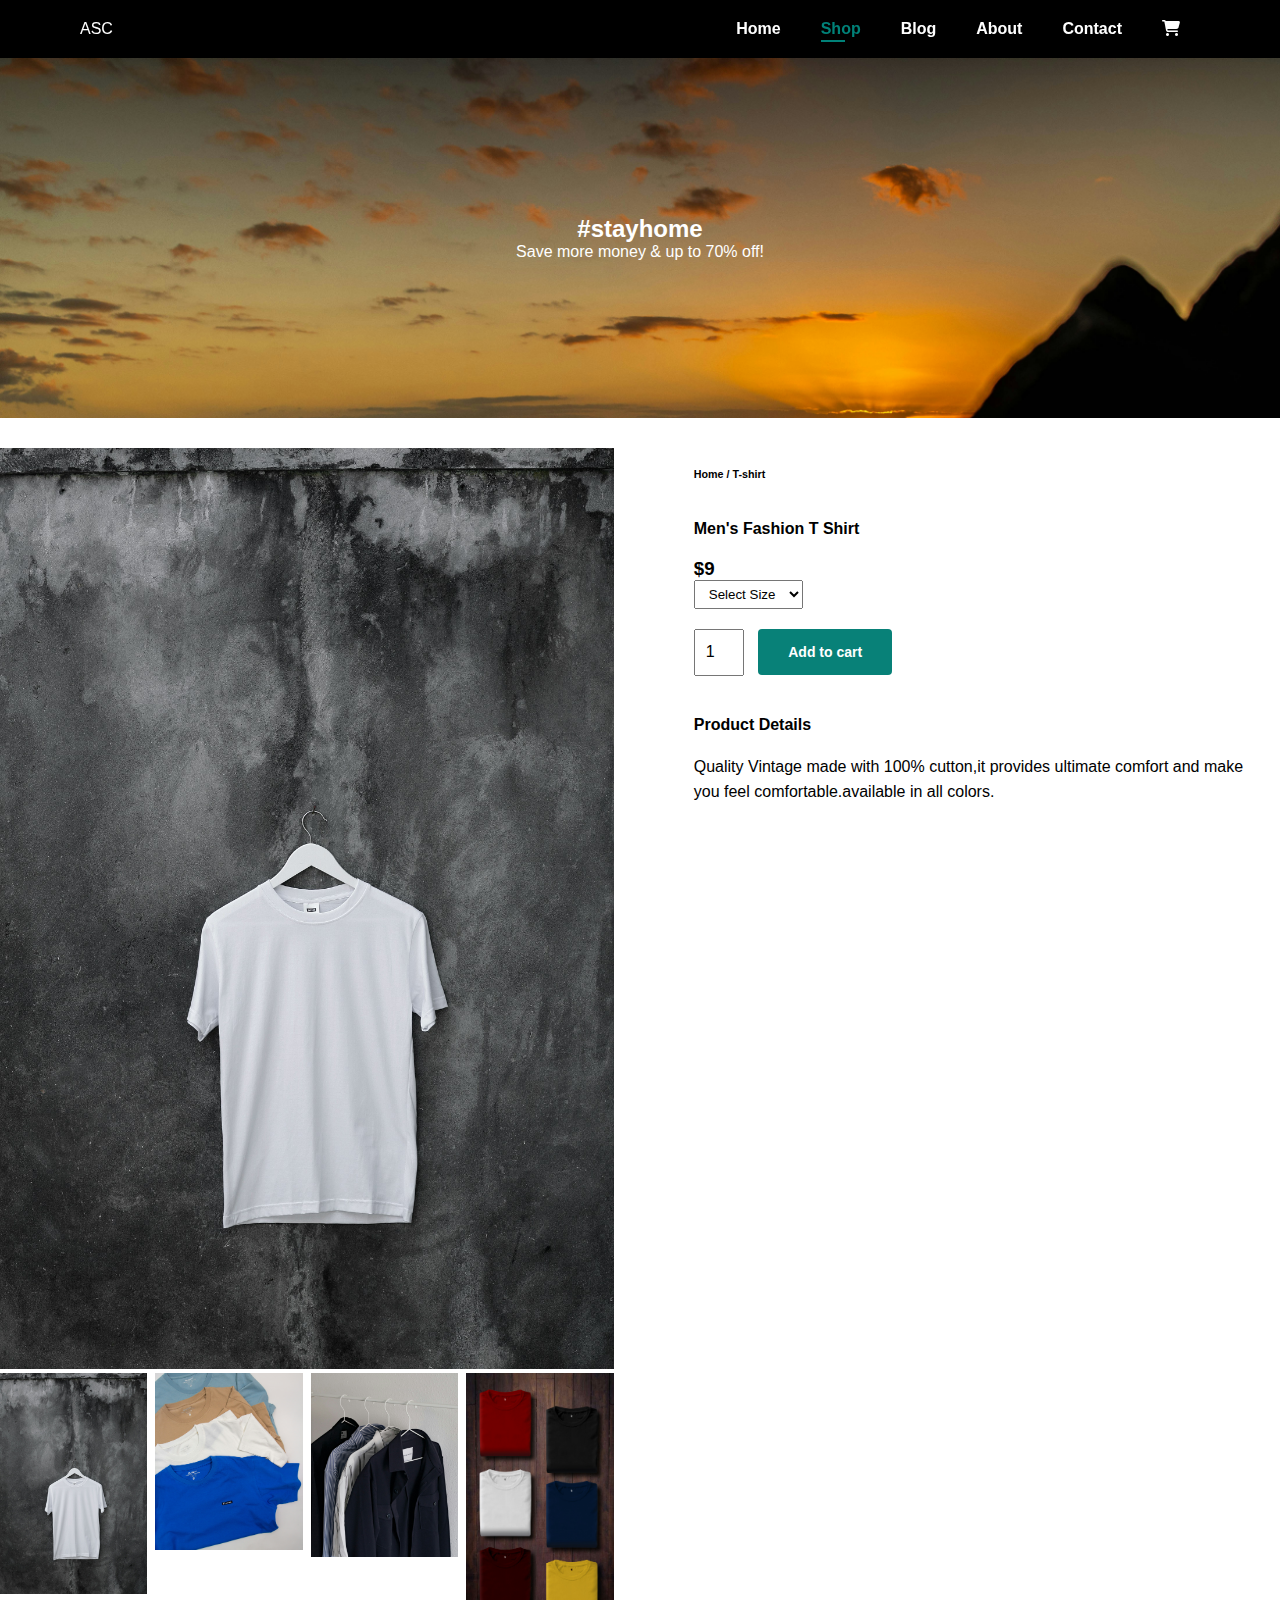
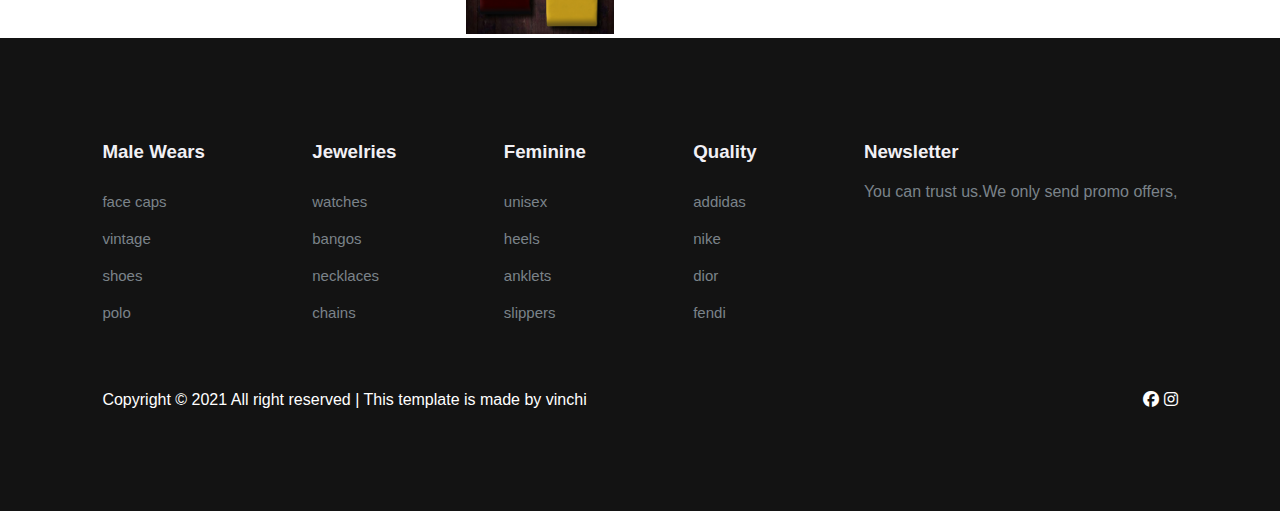
<file: sproduct4.html>
<!DOCTYPE html>
<html lang="en">
    <head>
        <meta charset="UTF-8">
        <meta http-equiv="X-UA-Compatible" content="IE=edge">
        <meta name="viewport" content="width=device-width, initial-scale=1.0">
        <link rel="stylesheet" href="fontawesome-free-6.7.2-web/fontawesome-free-6.7.2-web/css/all.min.css">
        <title>clothes business</title>
        <link rel="stylesheet" href="./css/style.css">
    </head>
    <body>
        <section id="header">
            <a href="#">ASC</a>

            <div>
                <ul id="navbar">
                    <li><a href="index.html">Home</a></li>
                    <li><a class="active" href="shop.html">Shop</a></li>
                    <li><a href="blog.html">Blog</a></li>
                    <li><a href="about.html">About</a></li>
                    <li><a href="contact.html">Contact</a></li>
                    <li id="lg-bag"><a href="cart.html"><i class="fa-solid fa-cart-shopping"></i></a></li>
                    <a href="#" id="close"><i class="fa-solid fa-circle-xmark"></i></a>
                </ul>
            </div>
            <div id="mobile">
                <a href="cart.html"><i class="fa-solid fa-cart-shopping"></i></a>
                <i id="bar" class="fa-solid fa-bars"></i>
            </div>
            
        </section>
        
        <section id="page-header">
            
            <h2>#stayhome</h2>
            
            <p>Save more money & up to 70% off!</p>
            
        </section>

        <section id="prodetails" class="section-p1">

            <div class="single-pro-image">
                <img src="images/haryo-setyadi-acn5ERAeSb4-unsplash.jpg" width="100%" id="MainImg" alt="">

                <div class="small-img-group">
                    <div class="small-img-col">
                        <img src="images/haryo-setyadi-acn5ERAeSb4-unsplash.jpg" width="100%" class="small-img" alt="">
                    </div>
                    <div class="small-img-col">
                        <img src="images/tuananh-blue-3heVBZoJXGU-unsplash.jpg" width="100%" class="small-img" alt="">
                    </div>
                    <div class="small-img-col">
                        <img src="images/lasse-jensen-B1Le_4XqOS8-unsplash.jpg" width="100%" class="small-img" alt="">
                    </div>
                    <div class="small-img-col">
                        <img src="images/md-salman-tWOz2_EK5EQ-unsplash.jpg" width="100%" class="small-img" alt="">
                    </div>
                </div>
            </div>


            <div class="single-pro-details">
            <h6>Home / T-shirt</h6>
            <h4>Men's Fashion T Shirt</h4>
            <h3>$9</h3>
            <select>
                <option>Select Size</option>
                <option>XL</option>
                <option>XXL</option>
                <option>Small</option>
                <option>Large</option>
            </select>
            <input type="number" value="1">
            <button class="normal">Add to cart</button>
            <h4>Product Details</h4>
            <span>
                Quality Vintage made with 100% cutton,it provides ultimate comfort and make
                you feel comfortable.available in all colors. 
            </span>
            </div>



           

        </section>
        
        
        

        <footer>
            <div class="footer-col">
                <h3>Male Wears</h3>
                <li>face caps</li>
                <li>vintage</li>
                <li>shoes</li>
                <li>polo</li>
            </div>
            <div class="footer-col">
                <h3>Jewelries</h3>
                <li>watches</li>
                <li>bangos</li>
                <li>necklaces</li>
                <li>chains</li>
            </div>
            <div class="footer-col">
                <h3>Feminine</h3>
                <li>unisex</li>
                <li>heels</li>
                <li>anklets</li>
                <li>slippers</li>
            </div>
            <div class="footer-col">
                <h3>Quality</h3>
                <li>addidas</li>
                <li>nike</li>
                <li>dior</li>
                <li>fendi</li>
            </div>
            <div class="footer-col">
                <h3>Newsletter</h3>
                <p>You can trust us.We only send promo offers,</p>
            </div>
            <div class="copyright">
                <p>Copyright &copy; 2021 All right reserved | This template is made by vinchi</p>
                <div class="pro-links">
                <i class="fa-brands fa-facebook" ></i>
                <i class="fa-brands fa-instagram" ></i>

                </div>
            </div>
        </footer>

        <script>
            var MainImg = document.getElementById("MainImg");
            var smallimg = document.getElementsByClassName("small-img");

            smallimg[0].onclick = function(){
                MainImg.src = smallimg[0].src;
            }
            smallimg[1].onclick = function(){
                MainImg.src = smallimg[1].src;
            }
            smallimg[2].onclick = function(){
                MainImg.src = smallimg[2].src;
            }
            smallimg[3].onclick = function(){
                MainImg.src = smallimg[3].src;
            }
        </script>

        <script src="script.js"></script>
    </body>
</html>
</file>
<file: css/style.css>
* {
    margin: 0;
    padding: 0;
    box-sizing: border-box;
    font-family: 'spartan', sans-serif;
}

#header{
    display: flex;
    align-items: center;
    justify-content: space-between;
    padding: 20px 80px;
    background: black;
    box-shadow: 0 5px 15px rgba(0,0,0,0.06);
    z-index: 999;
    position: sticky;
    top: 0;
    left: 0;
}

#header a{
    color: #fff;
    text-decoration: none;
}

#header a:hover{
    color: #008178;
}

#navbar{
    display: flex;
    align-items: center;
    justify-content: center;
}

#navbar li{
    list-style: none;
    padding: 0 20px;
    position: relative;

}

#navbar li a{
    text-decoration: none;
    font-size: 16px;
    font-weight: 600;
    color: #fff;
    transition: 0.3s ease;
}

#navbar li a:hover,
#navbar li a.active {
    color: #008178;
}

#navbar li a.active::after,
#navbar li a:hover::after{
    content: "";
    width: 30%;
    height: 2px;
    background: #008178;
    position: absolute;
    bottom: -4px;
    left: 20px;
}

#mobile {
    display: none;
    align-items: center;
}

#close {
    display: none;
}



#hero{
    background-image: url(../images/divazus-fabric-store-sq-43elpNgE-unsplash.jpg);
    height: 100vh;
    width: 100%;
    background-size: cover;
    background-position: top 25% right 0;
    padding: 0 80px;
    display: flex;
    flex-direction: column;
    align-items: center;
    justify-content: center;
}

#hero h4{
    padding-bottom: 15px;
    font-size: 40px;
    font-style: italic;
    font-weight: 500;
    text-align: center;
    align-items: center;
    justify-content: center;
    color: #fff;

}

#hero h2{
    font-size: 30px;
    font-weight: 400;
    color: #088178;
}

#hero h1{
    color: #088178;
    font-size: large;
    font-weight: 800;
    
}


#hero p{
    color: #fff;
    padding-bottom: 15px;
}

#hero h6{
    color: #fff;
    font-size: 25px;
}

#product1{
    text-align: center;
}

#product1 .pro{
    width: 23%;
    min-width: 250px;
    padding: 10px 12px;
    border: 1px solid #cce7d0;
    border-radius: 30px;
    cursor: pointer;
    box-shadow: 20px 20px 30px rgba(0,0,0,0.02);
    margin: 15px 0;
    transition: 0.2s ease;
    position: relative;
}

#product1 .pro:hover{
    box-shadow: 20px 20px 30px rgba(0,0,0,0.06);
}

#product1 .pro img{
    width: 100%;
    border-radius: 20px;

}

#product1 h2{
    margin-top: 15px;
}

#product1 p{
    margin-top: 5px;
}

#product1 .pro .des{
    text-align: start;
    padding: 10px 0;
}

#product1 .pro .des span{
    color: #606063;
    font-size: 12px;
}

#product1 .pro .des h5{
    padding-top: 7px;
    color: #1a1a1a;
    font-size: 14px;
}

#product1 .pro .des h4{
    padding-top: 7px;
    font-size: 15px;
    font-weight: 700;
    color: #088178;
}

#product1 .pro-container{
    display: flex;
    justify-content: center;
    padding-top: 25px;
    flex-wrap: wrap;
}

.section-m1{
    margin: 40px 0;
}

button.normal {
    font-size: 14px;
    font-weight: 600;
    padding: 15px 30px;
    color: #000;
    background-color: #fff;
    border-radius: 4px;
    cursor: pointer;
    border: none;
    outline: none;
    transition: 0.2s;
    

}

button a{
    text-decoration: none;
}

#banner{
    display: flex;
    flex-direction: column;
    justify-content: center;
    align-items: center;
    text-align: center;
    background-image: url(../images/divazus-fabric-store-sq-43elpNgE-unsplash.jpg);
    width: 100%;
    height: 40vh;
    background-size: cover;
    background-position: center;
}

#banner h4{
    color: #fff;
    font-size: 16px;
}

#banner h2{
    color: #fff;
    font-size: 30px;
    padding: 10px 0;
}

#banner h2 span{
    color: red;
}

#banner button:hover{
    background: black;
    color: #fff;
}

footer {
    padding: 8vw 8vw;
    background-color: #131313;
    display: flex;
    justify-content: space-between;
    align-items: flex-start;
    flex-wrap: wrap;
}

footer .footer-col{
    padding-bottom: 40px;
}

footer h3{
    color: rgb(241,240,245);
    font-weight: 600;
    padding-bottom: 20px;
}

footer li{
    list-style: none;
    color: #7b838a;
    padding: 10px 0;
    font-size: 15px;
    cursor: pointer;
    transition: 0.3s ease;
}

footer li:hover{
    color: rgb(241,240,245);
}

footer p{
    color: #7b838a;
}

footer .subscribe{
    margin-top: 20px;
}

footer input{
    width: 220px;
    padding: 15px 12px;
    background: #334f6c;
    border: none;
    outline: none;
    color: #fff;
}

footer .copyright{
    margin-top: 20px;
    display: flex;
    justify-content: space-between;
    align-items: center;
    width: 100%;
    flex-wrap: wrap;
}

footer .copyright p{
    color: #fff;
}

footer .copyright .pro-links{
    margin-top: 0px;
}

footer .copyright .pro-links i {
    color: #fff;
    cursor: pointer;
}

footer .copyright .pro-links i:hover{
    color: #008178;
}

@media  (max-width: 799px) {
    .section-pt1 {
        padding: 40px 40px;
    }
    #navbar {
        display: flex;
        flex-direction: column;
        align-items: flex-start;
        justify-content: flex-start;
        position: fixed;
        top: 0;
        right: -300px;
        height: 100vh;
        width: 300px;
        background-color: #e3e6f3;
        box-shadow: 0 40px 60px rgba(0,0,0,0.1);
        padding: 80px 0 0 10px;
        transition: 0.3s;
    }

    #navbar.active{
        right: 0;

    }

    #navbar li {
    margin-bottom: 25px;
    }

    #mobile{
    display: flex;
    align-items: center;
    }

    #mobile i {
        color: #fff;
        font-size: 24px;
        padding-left: 20px;
    }

    #close{
        display: initial;
        position: absolute;
        top: 30px;
        left: 30px;
        font-size: 24px;
    }

    #lg-bag{
        display: none;
    }

    #hero {
        height: 70vh;
        padding: 0 80px;
        background-position: top 30% right 30%;
        align-items: center;
        text-align: center;
    }

    #feature {
        justify-content: center;
    }

    #feature .fe-box {
        justify-content: center;
    }

    #product .pro-container {
        justify-content: center;
    }

    #product1 .pro {
        margin: 15px;
    }

    #banner {
        height: 40vh;
    }

    #feature .fe-box img{
    justify-content: center;
    }

    #prodetails {
        display: flex;
        flex-direction: column;
        justify-content: center;
        padding: 30px 40px;
    }

    #prodetails .single-pro-image{
        width: 100%;
        
    }

    #prodetails .single-pro-details {
        width: 100%;
        
    }

    .about-container {
    flex-direction: column;
    padding: 30px 15px;
  }

  .about-text h1 {
    font-size: 2rem;
    text-align: center;
  }

  .about-text p {
    text-align: center;
  }

  .contact-container {
    flex-direction: column;
  }

}    


#page-header{
    background-image: url(../images/subtle-cinematics-acZd3gWgfOw-unsplash.jpg);
    width: 100%;
    height: 40vh;
    background-size: cover;
    display: flex;
    justify-content: center;
    text-align: center;
    flex-direction: column;
    padding: 14px;
}

#page-header h2,
#page-header p{
    color: #fff;
}

#pagination{
    text-align: center;
}

#pagination a{
    text-decoration: none;
    background-color: #088178;
    padding: 0 10px;
    border-radius: 5px;
    color: #fff;
    font-weight: 400;
}

#pagination a i {
    font-size: 16px;
    font-weight: 600;
}

#prodetails .single-pro-image{
    margin-top: 10px;
    width: 50%;
    margin-right: 50px;
}

.small-img-group{
    display: flex;
    justify-content: space-between;
}

.small-img-col{
    flex-basis: 24%;
    cursor: pointer;
}

#prodetails {
    display: flex;
    margin-top: 20px;
}

#prodetails .single-pro-details{
    width: 50%;
    padding: 30px;
}

#prodetails .single-pro-details h4{
    padding: 40px 0 20px 0;
}

#prodetails .single-pro-details h2{
    font-size: 26px;
}
#prodetails .single-pro-details select{
    display: block;
    padding: 5px 10px;
    margin-bottom: 10px;
}

#prodetails .single-pro-details input{
    width: 50px;
    height: 47px;
    padding-left: 10px;
    font-size: 16px;
    margin-right: 10px;

}

#prodetails .single-pro-details input:focus{
    outline: none;
}

#prodetails .single-pro-details button{
    background: #088178;
    color: #fff;
    margin-top: 10px;
}

#prodetails .single-pro-details span{
    line-height: 25px;
}

#about-header{
    background-image: url(../images/cullen-jones-jWbERBkQrMU-unsplash.jpg);
    width: 100%;
    height: 40vh;
    background-size: cover;
    display: flex;
    justify-content: center;
    text-align: center;
    flex-direction: column;
    padding: 14px;

}

#about-header h2,
#about-header p{
    color: #088178;
}

.about-container {
  display: flex;
  flex-wrap: wrap;
  padding: 50px 20px;
  max-width: 1200px;
  margin: auto;
  align-items: center;
  gap: 40px;
}

.about-image {
  flex: 1 1 400px;
  min-width: 300px;
}

.about-image img {
  width: 100%;
  border-radius: 20px;
  object-fit: cover;
}

.about-text {
  flex: 1 1 500px;
  min-width: 300px;
}

.about-text h1 {
  font-size: 2.5rem;
  color: #088178;
  margin-bottom: 20px;
}

.about-text p {
  font-size: 1.1rem;
  margin-bottom: 15px;
}

.abt-btn {
    font-size: 14px;
    font-weight: 600;
    padding: 15px 30px;
    color: #fff;
    background-color: #088178;
    border-radius: 4px;
    cursor: pointer;
    border: none;
    outline: none;
    transition: 0.2s;
}

.abt-btn a{
    font-size: 14px;
    text-decoration: none;
    color: #fff;
}

.abt-btn:hover{
    background: #088178;
    color: #fff;
}


.services {
  display: grid;
  grid-template-columns: repeat(auto-fit, minmax(280px, 1fr));
  gap: 30px;
  padding: 40px 20px;
}

.service-card {
  background-color: #fafafa;
  border-radius: 10px;
  box-shadow: 0 4px 8px rgba(0,0,0,0.05);
  padding: 20px;
  text-align: center;
  transition: transform 0.3s ease;
}

.service-card:hover {
  transform: translateY(-5px);
}

.service-card img {
  width: 100%;
  border-radius: 10px;
  margin-bottom: 15px;
}

.service-card h2 {
  margin-bottom: 10px;
  color: #088178;
  font-size: 1.4rem;
}

.service-card p {
  color: #666;
  font-size: 0.95rem;
}

.contact-section {
  max-width: 1200px;
  margin: auto;
  background-color: #fff;
  padding: 40px 20px;
  border-radius: 10px;
  box-shadow: 0 4px 20px rgba(0,0,0,0.1);
}

.contact-container {
  display: flex;
  flex-wrap: wrap;
  gap: 40px;
  justify-content: space-between;
}

.contact-info {
  flex: 1;
  min-width: 280px;
}

.contact-info h2 {
  font-size: 28px;
  margin-bottom: 10px;
  color: #333;
}

.contact-info p {
  margin-bottom: 20px;
  color: #666;
}

.contact-info ul {
  list-style: none;
  line-height: 2;
  color: #444;
}

.contact-form {
  flex: 1;
  min-width: 280px;
}

.contact-form form {
  display: flex;
  flex-direction: column;
  gap: 15px;
}

.contact-form input,
.contact-form textarea {
  padding: 12px 15px;
  border: 1px solid #ccc;
  border-radius: 6px;
  font-size: 16px;
}

.contact-form textarea {
  resize: none;
}

.contact-form button {
  padding: 12px;
  background-color: #088178;
  color: #fff;
  font-size: 16px;
  border: none;
  border-radius: 6px;
  cursor: pointer;
  transition:  0.3s ease;
}

.contact-form button:hover {
  background-color: #066a63;
}
</file>
